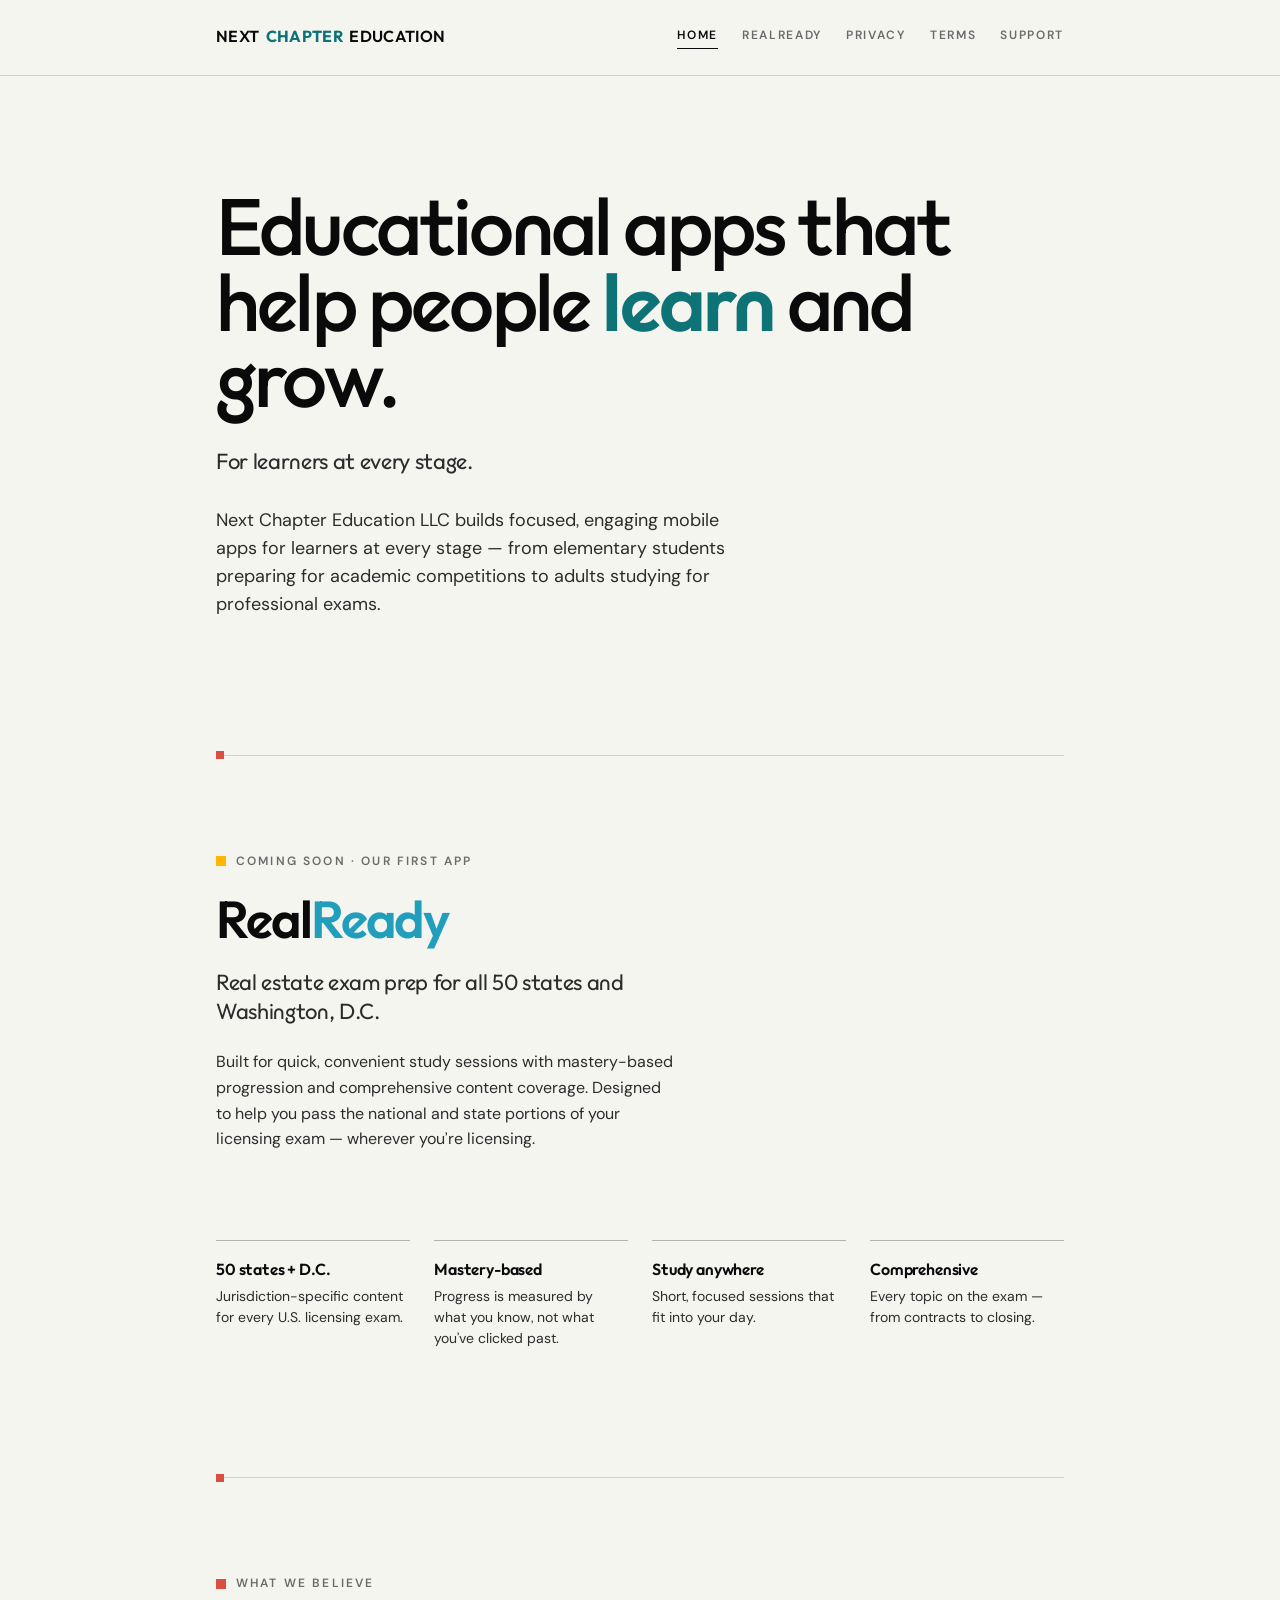
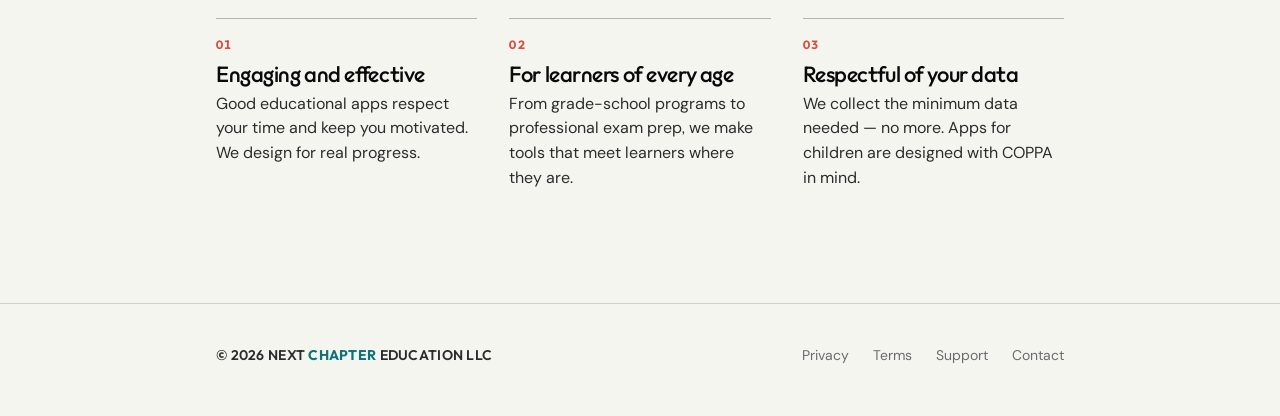
<file: index.html>
<!doctype html>
<html lang="en">
<head>
  <meta charset="utf-8">
  <meta name="viewport" content="width=device-width, initial-scale=1">
  <title>Next Chapter Education</title>
  <meta name="description" content="Next Chapter Education LLC builds focused, engaging educational apps for learners of every age — from grade-school academic competitions to adult professional exam prep.">
  <meta name="robots" content="noindex, nofollow">
  <meta name="theme-color" content="#0d7377">

  <meta property="og:title" content="Next Chapter Education">
  <meta property="og:description" content="Focused, engaging educational apps for learners of every age.">
  <meta property="og:type" content="website">
  <meta property="og:url" content="https://nextchapterapps.com/">

  <link rel="preconnect" href="https://fonts.googleapis.com">
  <link rel="preconnect" href="https://fonts.gstatic.com" crossorigin>
  <link href="https://fonts.googleapis.com/css2?family=Outfit:wght@300..800&family=DM+Sans:opsz,wght@9..40,400..700&display=swap" rel="stylesheet">

  <link rel="stylesheet" href="/style.css">
</head>
<body>
  <a class="skip-link" href="#main">Skip to content</a>

  <div class="page">
    <header class="masthead">
      <div class="container masthead__inner">
        <a href="/" class="wordmark" aria-label="Next Chapter Education, home">
          Next <em>Chapter</em> Education
        </a>
        <nav class="nav" aria-label="Primary">
          <a href="/" aria-current="page">Home</a>
          <a href="/realready/">RealReady</a>
          <a href="/privacy/">Privacy</a>
          <a href="/terms/">Terms</a>
          <a href="/support/">Support</a>
        </nav>
      </div>
    </header>

    <main class="main" id="main">
      <section class="hero container">
        <h1 class="hero__title rise rise-1">Educational apps that help people <em>learn</em> and grow.</h1>
        <p class="hero__subhead rise rise-2">For learners at every stage.</p>
        <p class="hero__body rise rise-3">
          Next Chapter Education LLC builds focused, engaging mobile apps for learners at every stage &mdash; from elementary students preparing for academic competitions to adults studying for professional exams.
        </p>
      </section>

      <div class="container" aria-hidden="true">
        <div class="rule rule--with-mark"></div>
      </div>

      <section class="apps container" aria-labelledby="apps-heading">
        <p class="eyebrow eyebrow--accent rise rise-1" id="apps-heading">Coming soon &middot; Our first app</p>

        <div class="app-card">
          <div class="app-card__primary">
            <h2 class="app-card__name rise rise-2">Real<span class="accent">Ready</span></h2>
            <p class="app-card__tag rise rise-3">Real estate exam prep for all 50&nbsp;states and Washington,&nbsp;D.C.</p>
            <p class="app-card__body rise rise-4">
              Built for quick, convenient study sessions with mastery-based progression and comprehensive content coverage. Designed to help you pass the national and state portions of your licensing exam &mdash; wherever you&rsquo;re licensing.
            </p>
          </div>

          <ul class="features rise rise-5" aria-label="RealReady features">
            <li class="feature">
              <span class="feature__label">50 states + D.C.</span>
              <span class="feature__desc">Jurisdiction-specific content for every U.S. licensing exam.</span>
            </li>
            <li class="feature">
              <span class="feature__label">Mastery-based</span>
              <span class="feature__desc">Progress is measured by what you know, not what you&rsquo;ve clicked past.</span>
            </li>
            <li class="feature">
              <span class="feature__label">Study anywhere</span>
              <span class="feature__desc">Short, focused sessions that fit into your day.</span>
            </li>
            <li class="feature">
              <span class="feature__label">Comprehensive</span>
              <span class="feature__desc">Every topic on the exam &mdash; from contracts to closing.</span>
            </li>
          </ul>
        </div>
      </section>

      <div class="container" aria-hidden="true">
        <div class="rule rule--with-mark"></div>
      </div>

      <section class="beliefs container" aria-labelledby="beliefs-heading">
        <p class="eyebrow" id="beliefs-heading">What we believe</p>

        <ol class="belief-list">
          <li class="belief">
            <span class="belief__number" aria-hidden="true">01</span>
            <h3 class="belief__title">Engaging and effective</h3>
            <p class="belief__body">Good educational apps respect your time and keep you motivated. We design for real progress.</p>
          </li>

          <li class="belief">
            <span class="belief__number" aria-hidden="true">02</span>
            <h3 class="belief__title">For learners of every age</h3>
            <p class="belief__body">From grade-school programs to professional exam prep, we make tools that meet learners where they are.</p>
          </li>

          <li class="belief">
            <span class="belief__number" aria-hidden="true">03</span>
            <h3 class="belief__title">Respectful of your data</h3>
            <p class="belief__body">We collect the minimum data needed &mdash; no more. Apps for children are designed with COPPA in mind.</p>
          </li>
        </ol>
      </section>
    </main>

    <footer class="site-footer">
      <div class="container site-footer__inner">
        <div class="site-footer__mark">
          &copy; 2026 Next <em>Chapter</em> Education LLC
        </div>
        <nav class="site-footer__nav" aria-label="Secondary">
          <a href="/privacy/">Privacy</a>
          <a href="/terms/">Terms</a>
          <a href="/support/">Support</a>
          <a href="mailto:contact@nextchapterapps.com">Contact</a>
        </nav>
      </div>
    </footer>
  </div>
</body>
</html>
</file>
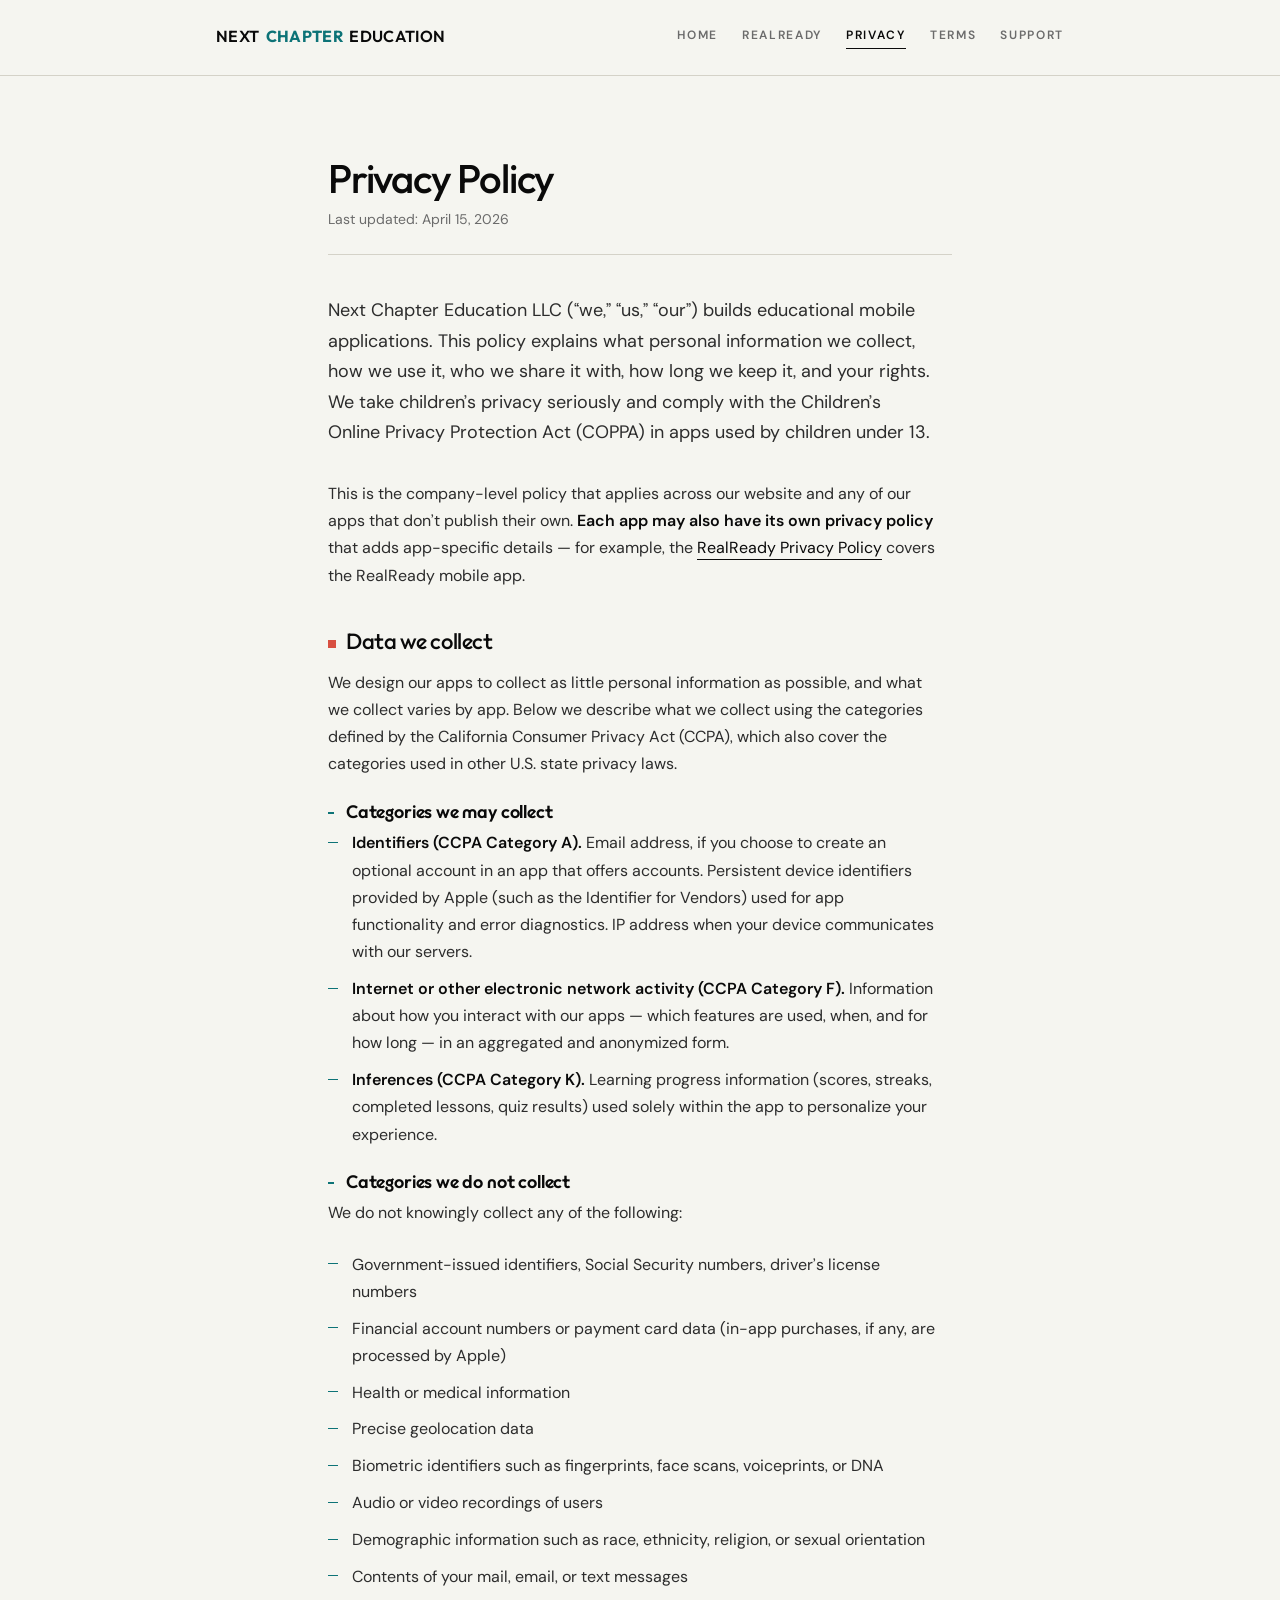
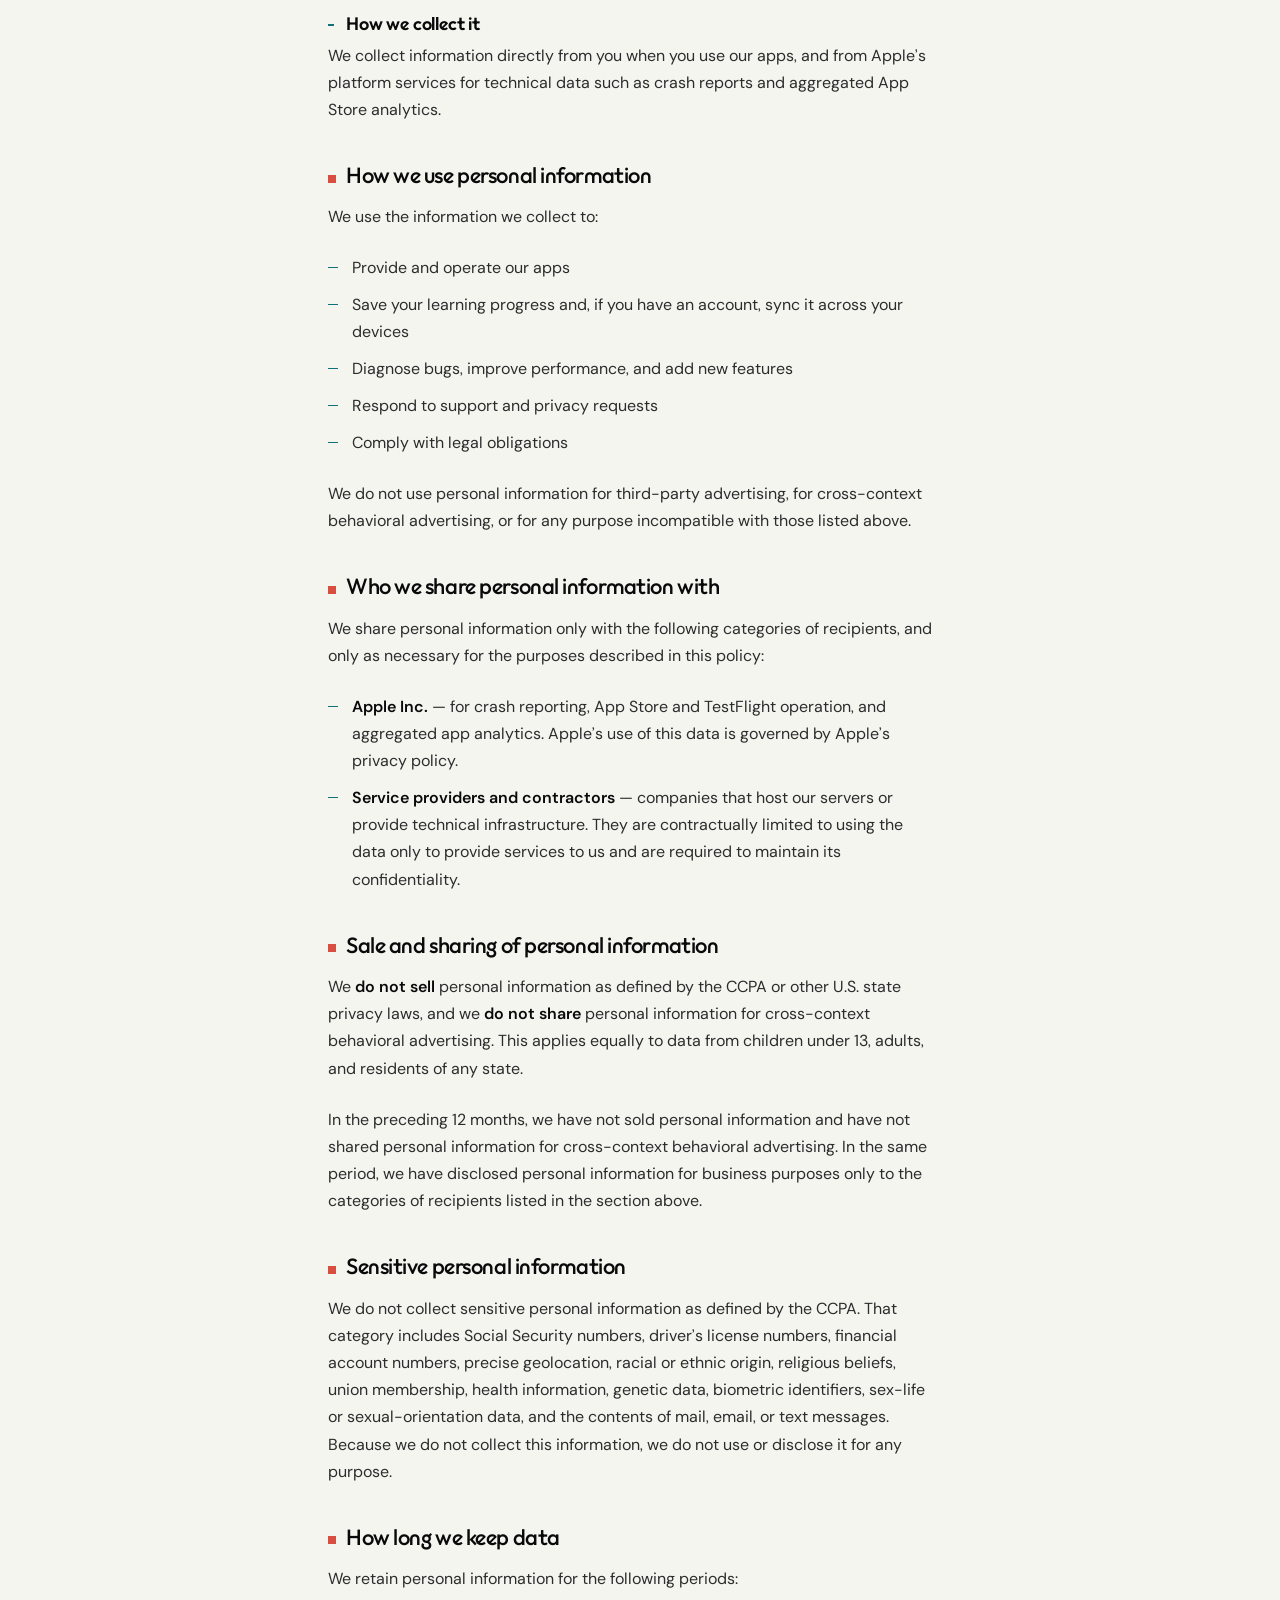
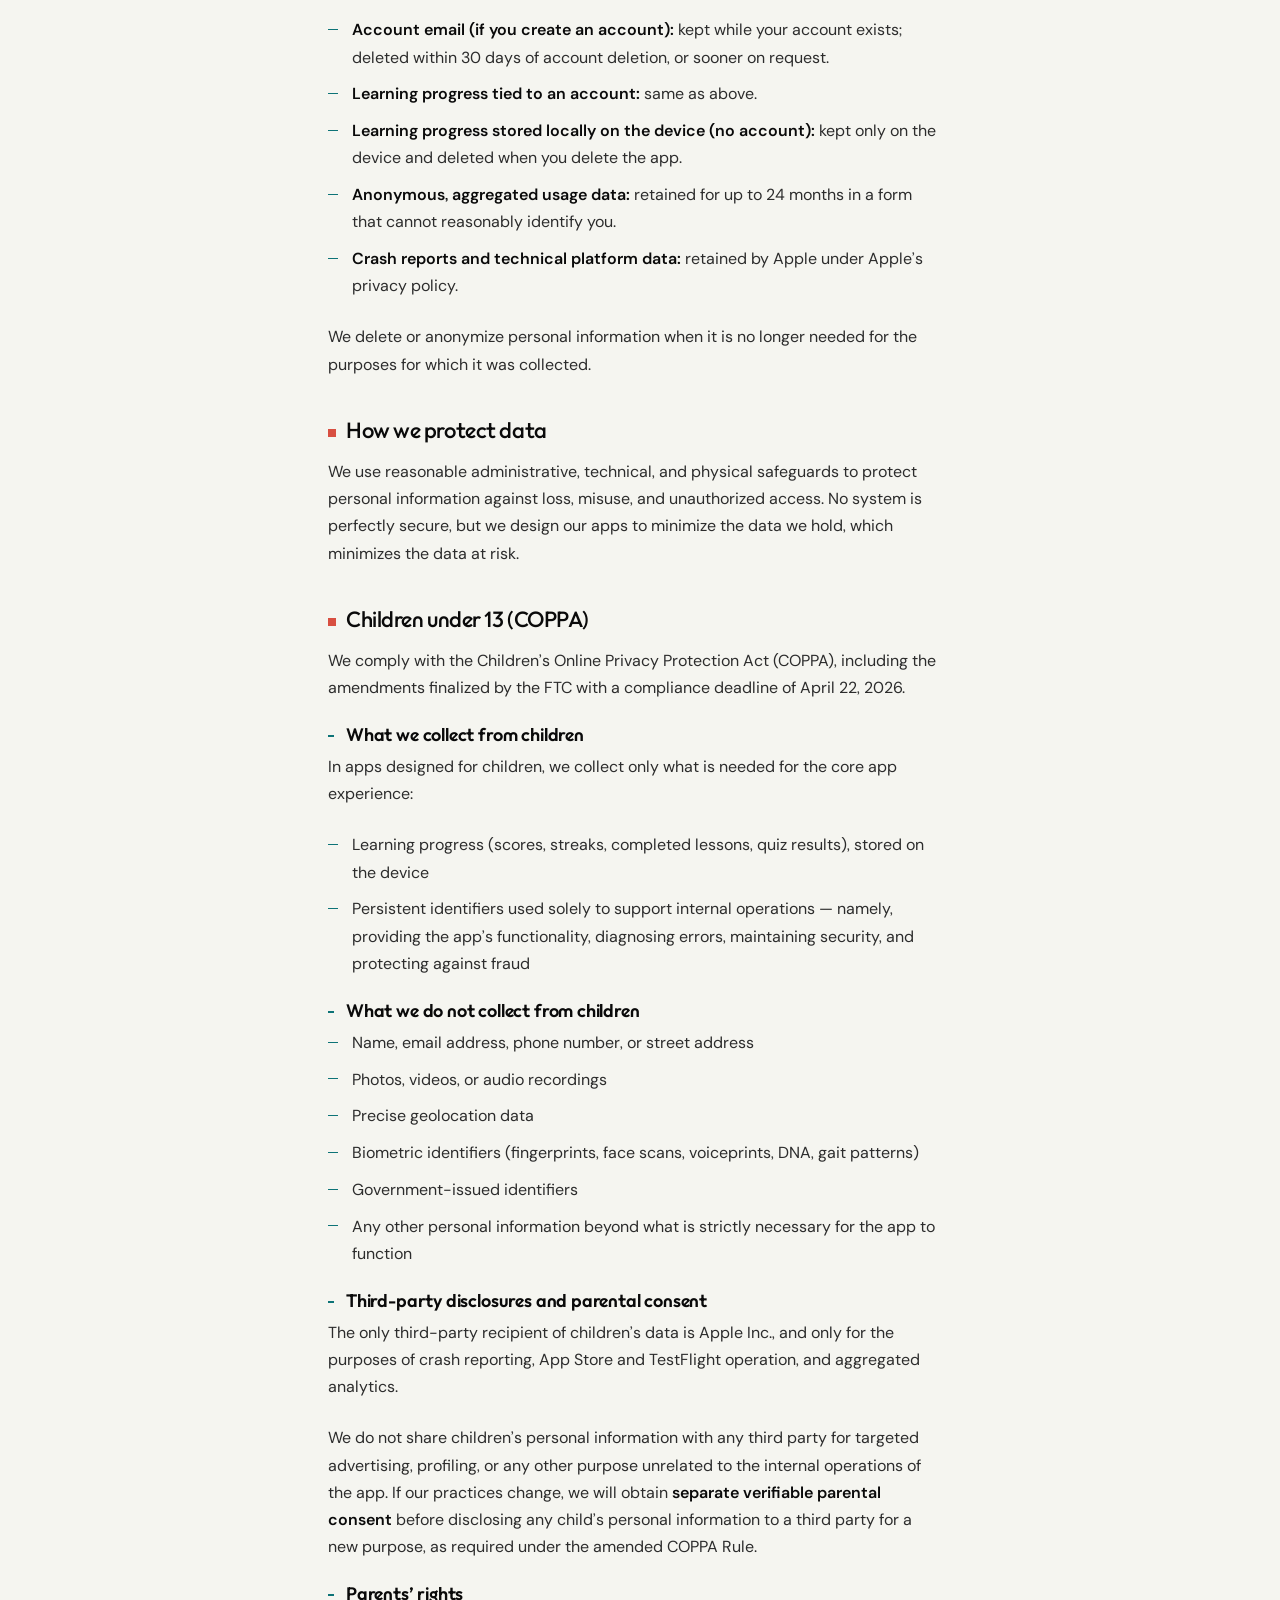
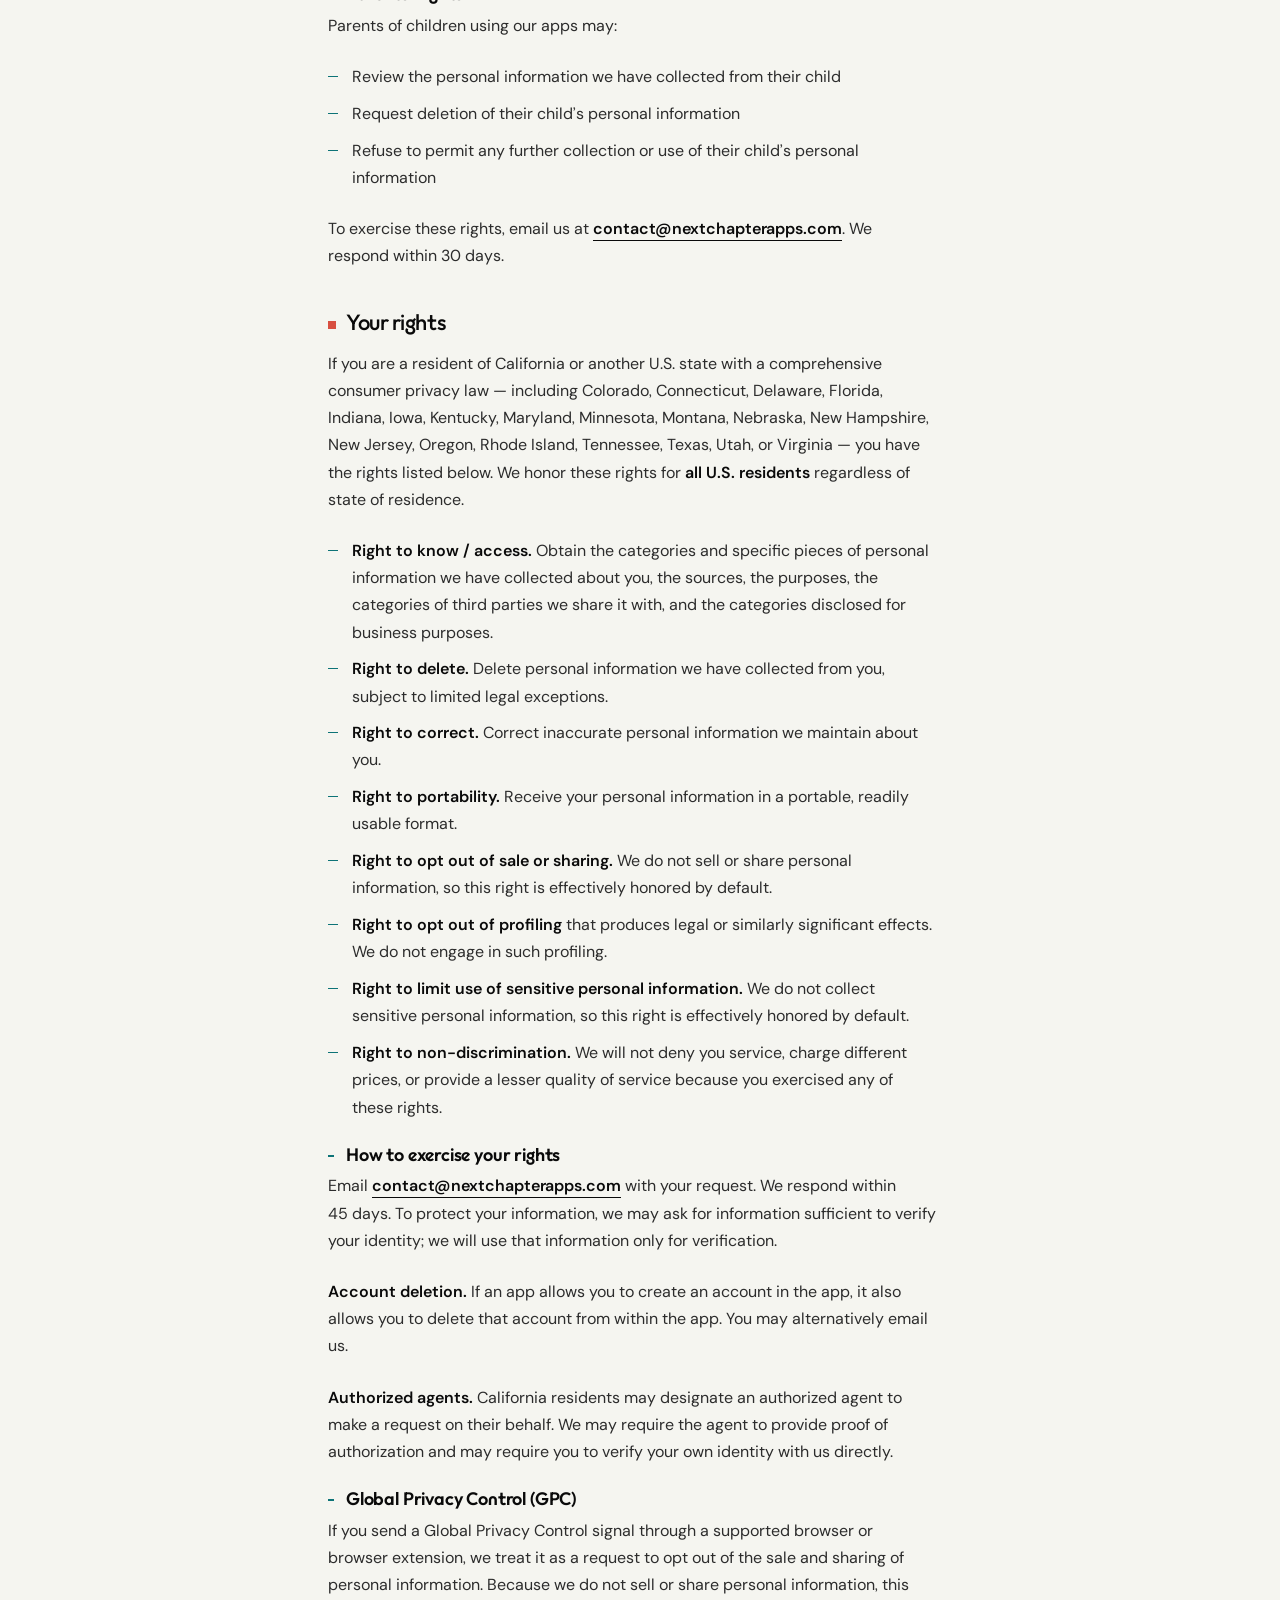
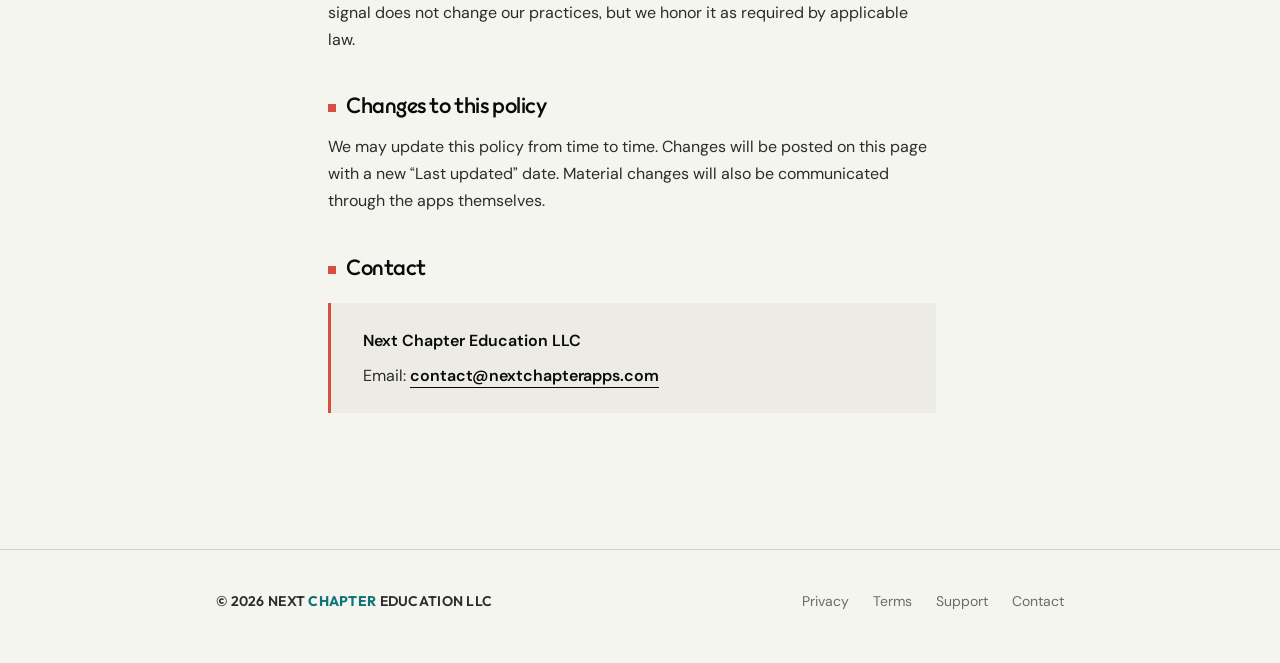
<file: privacy/index.html>
<!doctype html>
<html lang="en">
<head>
  <meta charset="utf-8">
  <meta name="viewport" content="width=device-width, initial-scale=1">
  <title>Privacy Policy &middot; Next Chapter Education</title>
  <meta name="description" content="Privacy policy for Next Chapter Education LLC, including COPPA compliance for apps used by children under 13.">
  <meta name="robots" content="noindex, nofollow">
  <meta name="theme-color" content="#0d7377">

  <meta property="og:title" content="Privacy Policy &middot; Next Chapter Education">
  <meta property="og:description" content="What we collect, how we use it, and your rights.">
  <meta property="og:type" content="website">
  <meta property="og:url" content="https://nextchapterapps.com/privacy/">

  <link rel="preconnect" href="https://fonts.googleapis.com">
  <link rel="preconnect" href="https://fonts.gstatic.com" crossorigin>
  <link href="https://fonts.googleapis.com/css2?family=Outfit:wght@300..800&family=DM+Sans:opsz,wght@9..40,400..700&display=swap" rel="stylesheet">

  <link rel="stylesheet" href="/style.css">
</head>
<body>
  <a class="skip-link" href="#main">Skip to content</a>

  <div class="page">
    <header class="masthead">
      <div class="container masthead__inner">
        <a href="/" class="wordmark" aria-label="Next Chapter Education, home">
          Next <em>Chapter</em> Education
        </a>
        <nav class="nav" aria-label="Primary">
          <a href="/">Home</a>
          <a href="/realready/">RealReady</a>
          <a href="/privacy/" aria-current="page">Privacy</a>
          <a href="/terms/">Terms</a>
          <a href="/support/">Support</a>
        </nav>
      </div>
    </header>

    <main class="main" id="main">
      <article class="doc container">
        <header class="doc__header rise rise-1">
          <h1 class="doc__title">Privacy Policy</h1>
          <p class="doc__meta">Last updated: April&nbsp;15,&nbsp;2026</p>
        </header>

        <div class="doc__body rise rise-2">
          <p class="doc__intro">
            Next Chapter Education LLC (&ldquo;we,&rdquo; &ldquo;us,&rdquo; &ldquo;our&rdquo;) builds educational mobile applications. This policy explains what personal information we collect, how we use it, who we share it with, how long we keep it, and your rights. We take children&rsquo;s privacy seriously and comply with the Children&rsquo;s Online Privacy Protection Act (COPPA) in apps used by children under&nbsp;13.
          </p>
          <p>This is the company-level policy that applies across our website and any of our apps that don&rsquo;t publish their own. <strong>Each app may also have its own privacy policy</strong> that adds app-specific details &mdash; for example, the <a href="/realready/privacy/">RealReady Privacy Policy</a> covers the RealReady mobile app.</p>

          <h2>Data we collect</h2>
          <p>We design our apps to collect as little personal information as possible, and what we collect varies by app. Below we describe what we collect using the categories defined by the California Consumer Privacy Act (CCPA), which also cover the categories used in other U.S. state privacy laws.</p>

          <h3>Categories we may collect</h3>
          <ul>
            <li><strong>Identifiers (CCPA Category A).</strong> Email address, if you choose to create an optional account in an app that offers accounts. Persistent device identifiers provided by Apple (such as the Identifier for Vendors) used for app functionality and error diagnostics. IP address when your device communicates with our servers.</li>
            <li><strong>Internet or other electronic network activity (CCPA Category F).</strong> Information about how you interact with our apps &mdash; which features are used, when, and for how long &mdash; in an aggregated and anonymized form.</li>
            <li><strong>Inferences (CCPA Category K).</strong> Learning progress information (scores, streaks, completed lessons, quiz results) used solely within the app to personalize your experience.</li>
          </ul>

          <h3>Categories we do not collect</h3>
          <p>We do not knowingly collect any of the following:</p>
          <ul>
            <li>Government-issued identifiers, Social Security numbers, driver&rsquo;s license numbers</li>
            <li>Financial account numbers or payment card data (in-app purchases, if any, are processed by Apple)</li>
            <li>Health or medical information</li>
            <li>Precise geolocation data</li>
            <li>Biometric identifiers such as fingerprints, face scans, voiceprints, or DNA</li>
            <li>Audio or video recordings of users</li>
            <li>Demographic information such as race, ethnicity, religion, or sexual orientation</li>
            <li>Contents of your mail, email, or text messages</li>
          </ul>

          <h3>How we collect it</h3>
          <p>We collect information directly from you when you use our apps, and from Apple&rsquo;s platform services for technical data such as crash reports and aggregated App Store analytics.</p>

          <h2>How we use personal information</h2>
          <p>We use the information we collect to:</p>
          <ul>
            <li>Provide and operate our apps</li>
            <li>Save your learning progress and, if you have an account, sync it across your devices</li>
            <li>Diagnose bugs, improve performance, and add new features</li>
            <li>Respond to support and privacy requests</li>
            <li>Comply with legal obligations</li>
          </ul>
          <p>We do not use personal information for third-party advertising, for cross-context behavioral advertising, or for any purpose incompatible with those listed above.</p>

          <h2>Who we share personal information with</h2>
          <p>We share personal information only with the following categories of recipients, and only as necessary for the purposes described in this policy:</p>
          <ul>
            <li><strong>Apple Inc.</strong> &mdash; for crash reporting, App Store and TestFlight operation, and aggregated app analytics. Apple&rsquo;s use of this data is governed by Apple&rsquo;s privacy policy.</li>
            <li><strong>Service providers and contractors</strong> &mdash; companies that host our servers or provide technical infrastructure. They are contractually limited to using the data only to provide services to us and are required to maintain its confidentiality.</li>
          </ul>

          <h2>Sale and sharing of personal information</h2>
          <p>We <strong>do not sell</strong> personal information as defined by the CCPA or other U.S. state privacy laws, and we <strong>do not share</strong> personal information for cross-context behavioral advertising. This applies equally to data from children under&nbsp;13, adults, and residents of any state.</p>
          <p>In the preceding 12 months, we have not sold personal information and have not shared personal information for cross-context behavioral advertising. In the same period, we have disclosed personal information for business purposes only to the categories of recipients listed in the section above.</p>

          <h2>Sensitive personal information</h2>
          <p>We do not collect sensitive personal information as defined by the CCPA. That category includes Social Security numbers, driver&rsquo;s license numbers, financial account numbers, precise geolocation, racial or ethnic origin, religious beliefs, union membership, health information, genetic data, biometric identifiers, sex-life or sexual-orientation data, and the contents of mail, email, or text messages. Because we do not collect this information, we do not use or disclose it for any purpose.</p>

          <h2>How long we keep data</h2>
          <p>We retain personal information for the following periods:</p>
          <ul>
            <li><strong>Account email (if you create an account):</strong> kept while your account exists; deleted within 30&nbsp;days of account deletion, or sooner on request.</li>
            <li><strong>Learning progress tied to an account:</strong> same as above.</li>
            <li><strong>Learning progress stored locally on the device (no account):</strong> kept only on the device and deleted when you delete the app.</li>
            <li><strong>Anonymous, aggregated usage data:</strong> retained for up to 24&nbsp;months in a form that cannot reasonably identify you.</li>
            <li><strong>Crash reports and technical platform data:</strong> retained by Apple under Apple&rsquo;s privacy policy.</li>
          </ul>
          <p>We delete or anonymize personal information when it is no longer needed for the purposes for which it was collected.</p>

          <h2>How we protect data</h2>
          <p>We use reasonable administrative, technical, and physical safeguards to protect personal information against loss, misuse, and unauthorized access. No system is perfectly secure, but we design our apps to minimize the data we hold, which minimizes the data at risk.</p>

          <h2>Children under 13 (COPPA)</h2>
          <p>We comply with the Children&rsquo;s Online Privacy Protection Act (COPPA), including the amendments finalized by the FTC with a compliance deadline of April&nbsp;22,&nbsp;2026.</p>

          <h3>What we collect from children</h3>
          <p>In apps designed for children, we collect only what is needed for the core app experience:</p>
          <ul>
            <li>Learning progress (scores, streaks, completed lessons, quiz results), stored on the device</li>
            <li>Persistent identifiers used solely to support internal operations &mdash; namely, providing the app&rsquo;s functionality, diagnosing errors, maintaining security, and protecting against fraud</li>
          </ul>

          <h3>What we do not collect from children</h3>
          <ul>
            <li>Name, email address, phone number, or street address</li>
            <li>Photos, videos, or audio recordings</li>
            <li>Precise geolocation data</li>
            <li>Biometric identifiers (fingerprints, face scans, voiceprints, DNA, gait patterns)</li>
            <li>Government-issued identifiers</li>
            <li>Any other personal information beyond what is strictly necessary for the app to function</li>
          </ul>

          <h3>Third-party disclosures and parental consent</h3>
          <p>The only third-party recipient of children&rsquo;s data is Apple Inc., and only for the purposes of crash reporting, App Store and TestFlight operation, and aggregated analytics.</p>
          <p>We do not share children&rsquo;s personal information with any third party for targeted advertising, profiling, or any other purpose unrelated to the internal operations of the app. If our practices change, we will obtain <strong>separate verifiable parental consent</strong> before disclosing any child&rsquo;s personal information to a third party for a new purpose, as required under the amended COPPA Rule.</p>

          <h3>Parents&rsquo; rights</h3>
          <p>Parents of children using our apps may:</p>
          <ul>
            <li>Review the personal information we have collected from their child</li>
            <li>Request deletion of their child&rsquo;s personal information</li>
            <li>Refuse to permit any further collection or use of their child&rsquo;s personal information</li>
          </ul>
          <p>To exercise these rights, email us at <a href="mailto:contact@nextchapterapps.com" class="email">contact@nextchapterapps.com</a>. We respond within 30&nbsp;days.</p>

          <h2>Your rights</h2>
          <p>If you are a resident of California or another U.S. state with a comprehensive consumer privacy law &mdash; including Colorado, Connecticut, Delaware, Florida, Indiana, Iowa, Kentucky, Maryland, Minnesota, Montana, Nebraska, New Hampshire, New Jersey, Oregon, Rhode Island, Tennessee, Texas, Utah, or Virginia &mdash; you have the rights listed below. We honor these rights for <strong>all U.S. residents</strong> regardless of state of residence.</p>
          <ul>
            <li><strong>Right to know / access.</strong> Obtain the categories and specific pieces of personal information we have collected about you, the sources, the purposes, the categories of third parties we share it with, and the categories disclosed for business purposes.</li>
            <li><strong>Right to delete.</strong> Delete personal information we have collected from you, subject to limited legal exceptions.</li>
            <li><strong>Right to correct.</strong> Correct inaccurate personal information we maintain about you.</li>
            <li><strong>Right to portability.</strong> Receive your personal information in a portable, readily usable format.</li>
            <li><strong>Right to opt out of sale or sharing.</strong> We do not sell or share personal information, so this right is effectively honored by default.</li>
            <li><strong>Right to opt out of profiling</strong> that produces legal or similarly significant effects. We do not engage in such profiling.</li>
            <li><strong>Right to limit use of sensitive personal information.</strong> We do not collect sensitive personal information, so this right is effectively honored by default.</li>
            <li><strong>Right to non-discrimination.</strong> We will not deny you service, charge different prices, or provide a lesser quality of service because you exercised any of these rights.</li>
          </ul>

          <h3>How to exercise your rights</h3>
          <p>Email <a href="mailto:contact@nextchapterapps.com" class="email">contact@nextchapterapps.com</a> with your request. We respond within 45&nbsp;days. To protect your information, we may ask for information sufficient to verify your identity; we will use that information only for verification.</p>
          <p><strong>Account deletion.</strong> If an app allows you to create an account in the app, it also allows you to delete that account from within the app. You may alternatively email us.</p>
          <p><strong>Authorized agents.</strong> California residents may designate an authorized agent to make a request on their behalf. We may require the agent to provide proof of authorization and may require you to verify your own identity with us directly.</p>

          <h3>Global Privacy Control (GPC)</h3>
          <p>If you send a Global Privacy Control signal through a supported browser or browser extension, we treat it as a request to opt out of the sale and sharing of personal information. Because we do not sell or share personal information, this signal does not change our practices, but we honor it as required by applicable law.</p>

          <h2>Changes to this policy</h2>
          <p>We may update this policy from time to time. Changes will be posted on this page with a new &ldquo;Last updated&rdquo; date. Material changes will also be communicated through the apps themselves.</p>

          <h2>Contact</h2>
          <div class="callout">
            <p><strong>Next Chapter Education LLC</strong></p>
            <p>Email: <a href="mailto:contact@nextchapterapps.com" class="email">contact@nextchapterapps.com</a></p>
          </div>
        </div>
      </article>
    </main>

    <footer class="site-footer">
      <div class="container site-footer__inner">
        <div class="site-footer__mark">
          &copy; 2026 Next <em>Chapter</em> Education LLC
        </div>
        <nav class="site-footer__nav" aria-label="Secondary">
          <a href="/privacy/">Privacy</a>
          <a href="/terms/">Terms</a>
          <a href="/support/">Support</a>
          <a href="mailto:contact@nextchapterapps.com">Contact</a>
        </nav>
      </div>
    </footer>
  </div>
</body>
</html>
</file>
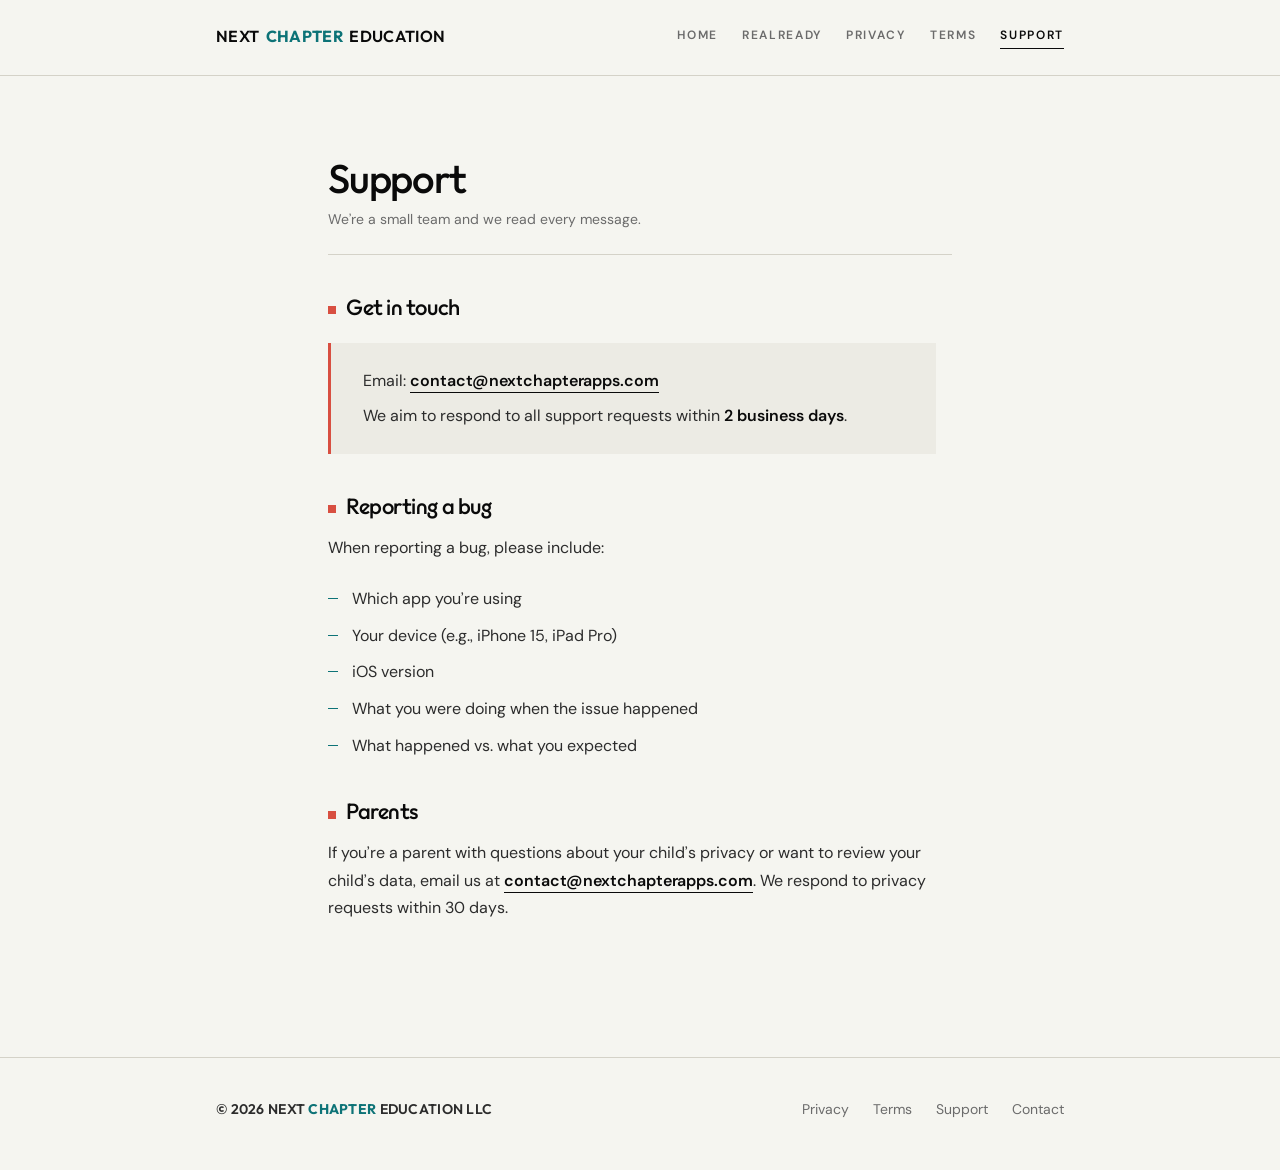
<file: support/index.html>
<!doctype html>
<html lang="en">
<head>
  <meta charset="utf-8">
  <meta name="viewport" content="width=device-width, initial-scale=1">
  <title>Support &middot; Next Chapter Education</title>
  <meta name="description" content="Contact and support information for Next Chapter Education apps. Email us at contact@nextchapterapps.com.">
  <meta name="robots" content="noindex, nofollow">
  <meta name="theme-color" content="#0d7377">

  <meta property="og:title" content="Support &middot; Next Chapter Education">
  <meta property="og:description" content="Get in touch. We read every message.">
  <meta property="og:type" content="website">
  <meta property="og:url" content="https://nextchapterapps.com/support/">

  <link rel="preconnect" href="https://fonts.googleapis.com">
  <link rel="preconnect" href="https://fonts.gstatic.com" crossorigin>
  <link href="https://fonts.googleapis.com/css2?family=Outfit:wght@300..800&family=DM+Sans:opsz,wght@9..40,400..700&display=swap" rel="stylesheet">

  <link rel="stylesheet" href="/style.css">
</head>
<body>
  <a class="skip-link" href="#main">Skip to content</a>

  <div class="page">
    <header class="masthead">
      <div class="container masthead__inner">
        <a href="/" class="wordmark" aria-label="Next Chapter Education, home">
          Next <em>Chapter</em> Education
        </a>
        <nav class="nav" aria-label="Primary">
          <a href="/">Home</a>
          <a href="/realready/">RealReady</a>
          <a href="/privacy/">Privacy</a>
          <a href="/terms/">Terms</a>
          <a href="/support/" aria-current="page">Support</a>
        </nav>
      </div>
    </header>

    <main class="main" id="main">
      <article class="doc container">
        <header class="doc__header rise rise-1">
          <h1 class="doc__title">Support</h1>
          <p class="doc__meta">We&rsquo;re a small team and we read every message.</p>
        </header>

        <div class="doc__body rise rise-2">
          <h2>Get in touch</h2>
          <div class="callout">
            <p>Email: <a href="mailto:contact@nextchapterapps.com" class="email">contact@nextchapterapps.com</a></p>
            <p>We aim to respond to all support requests within <strong>2&nbsp;business days</strong>.</p>
          </div>

          <h2>Reporting a bug</h2>
          <p>When reporting a bug, please include:</p>
          <ul>
            <li>Which app you&rsquo;re using</li>
            <li>Your device (e.g., iPhone&nbsp;15, iPad&nbsp;Pro)</li>
            <li>iOS version</li>
            <li>What you were doing when the issue happened</li>
            <li>What happened vs. what you expected</li>
          </ul>

          <h2>Parents</h2>
          <p>
            If you&rsquo;re a parent with questions about your child&rsquo;s privacy or want to review your child&rsquo;s data, email us at <a href="mailto:contact@nextchapterapps.com" class="email">contact@nextchapterapps.com</a>. We respond to privacy requests within 30&nbsp;days.
          </p>
        </div>
      </article>
    </main>

    <footer class="site-footer">
      <div class="container site-footer__inner">
        <div class="site-footer__mark">
          &copy; 2026 Next <em>Chapter</em> Education LLC
        </div>
        <nav class="site-footer__nav" aria-label="Secondary">
          <a href="/privacy/">Privacy</a>
          <a href="/terms/">Terms</a>
          <a href="/support/">Support</a>
          <a href="mailto:contact@nextchapterapps.com">Contact</a>
        </nav>
      </div>
    </footer>
  </div>
</body>
</html>
</file>
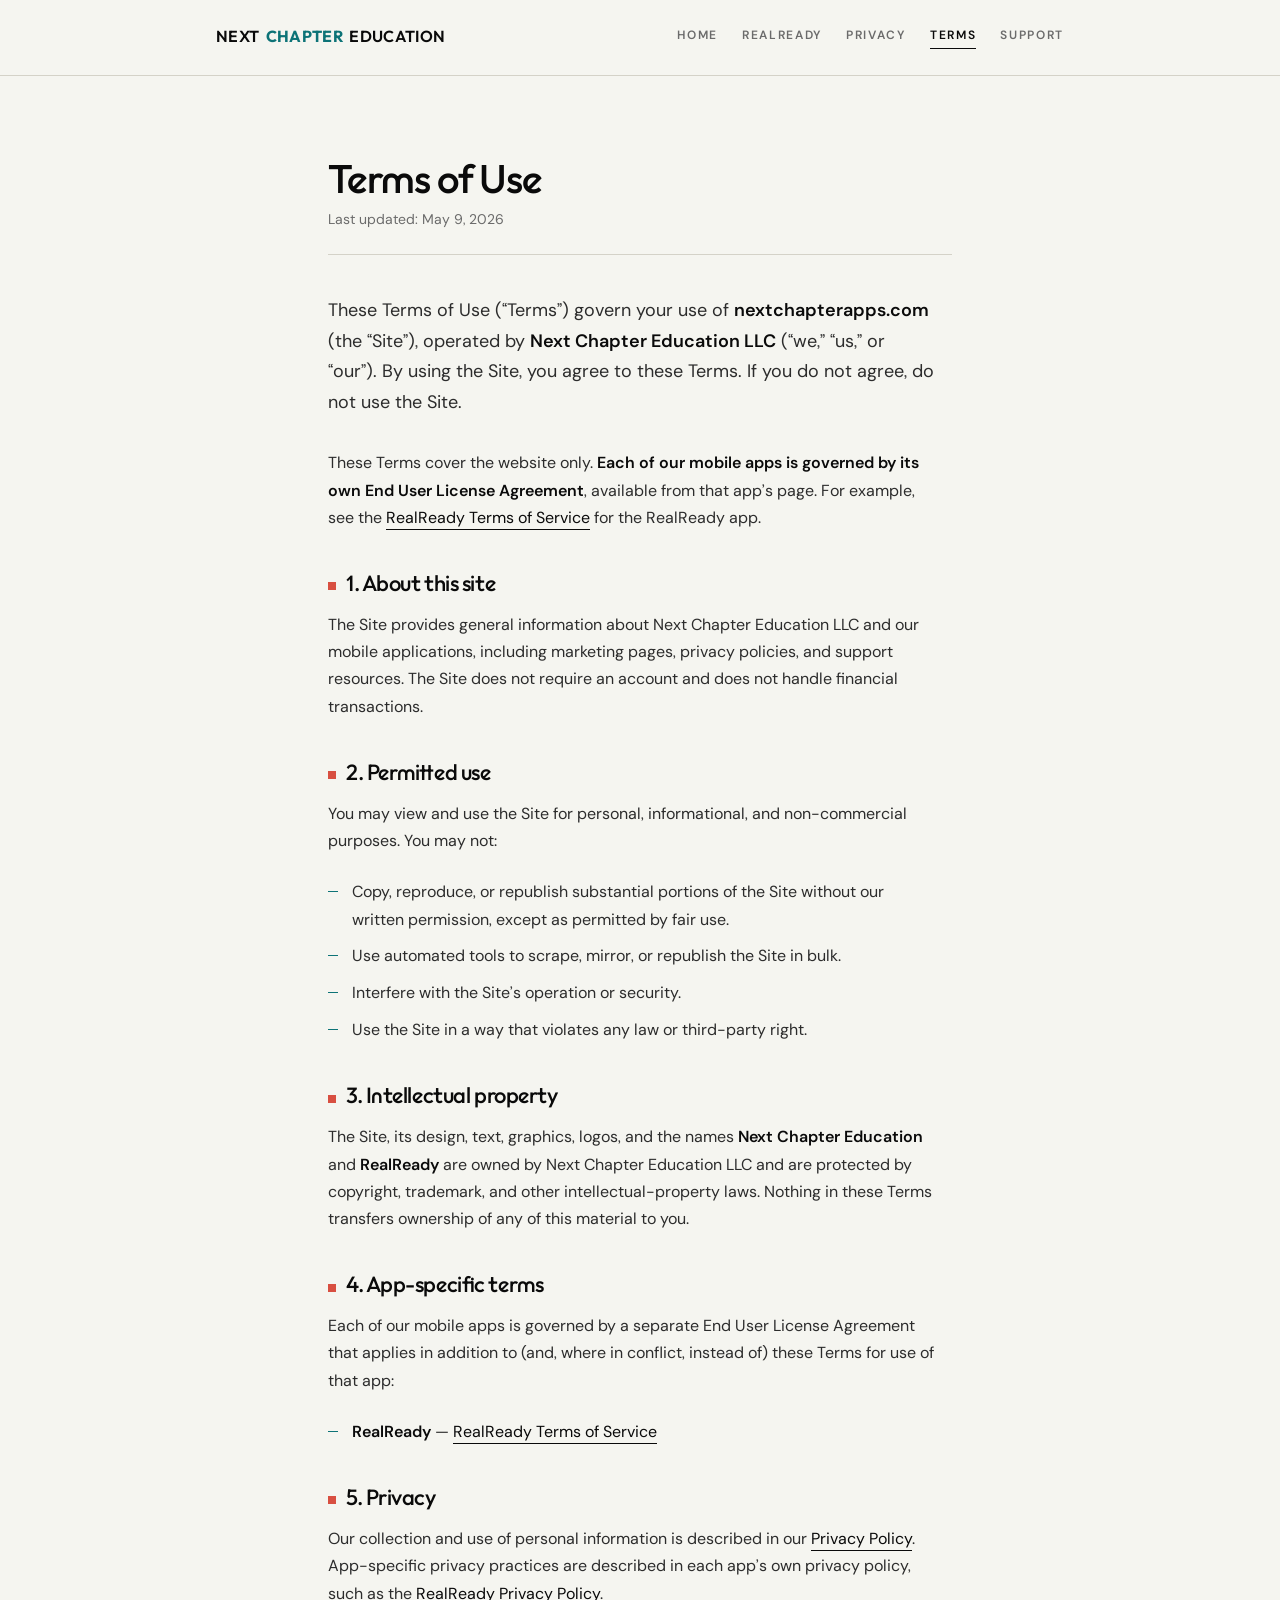
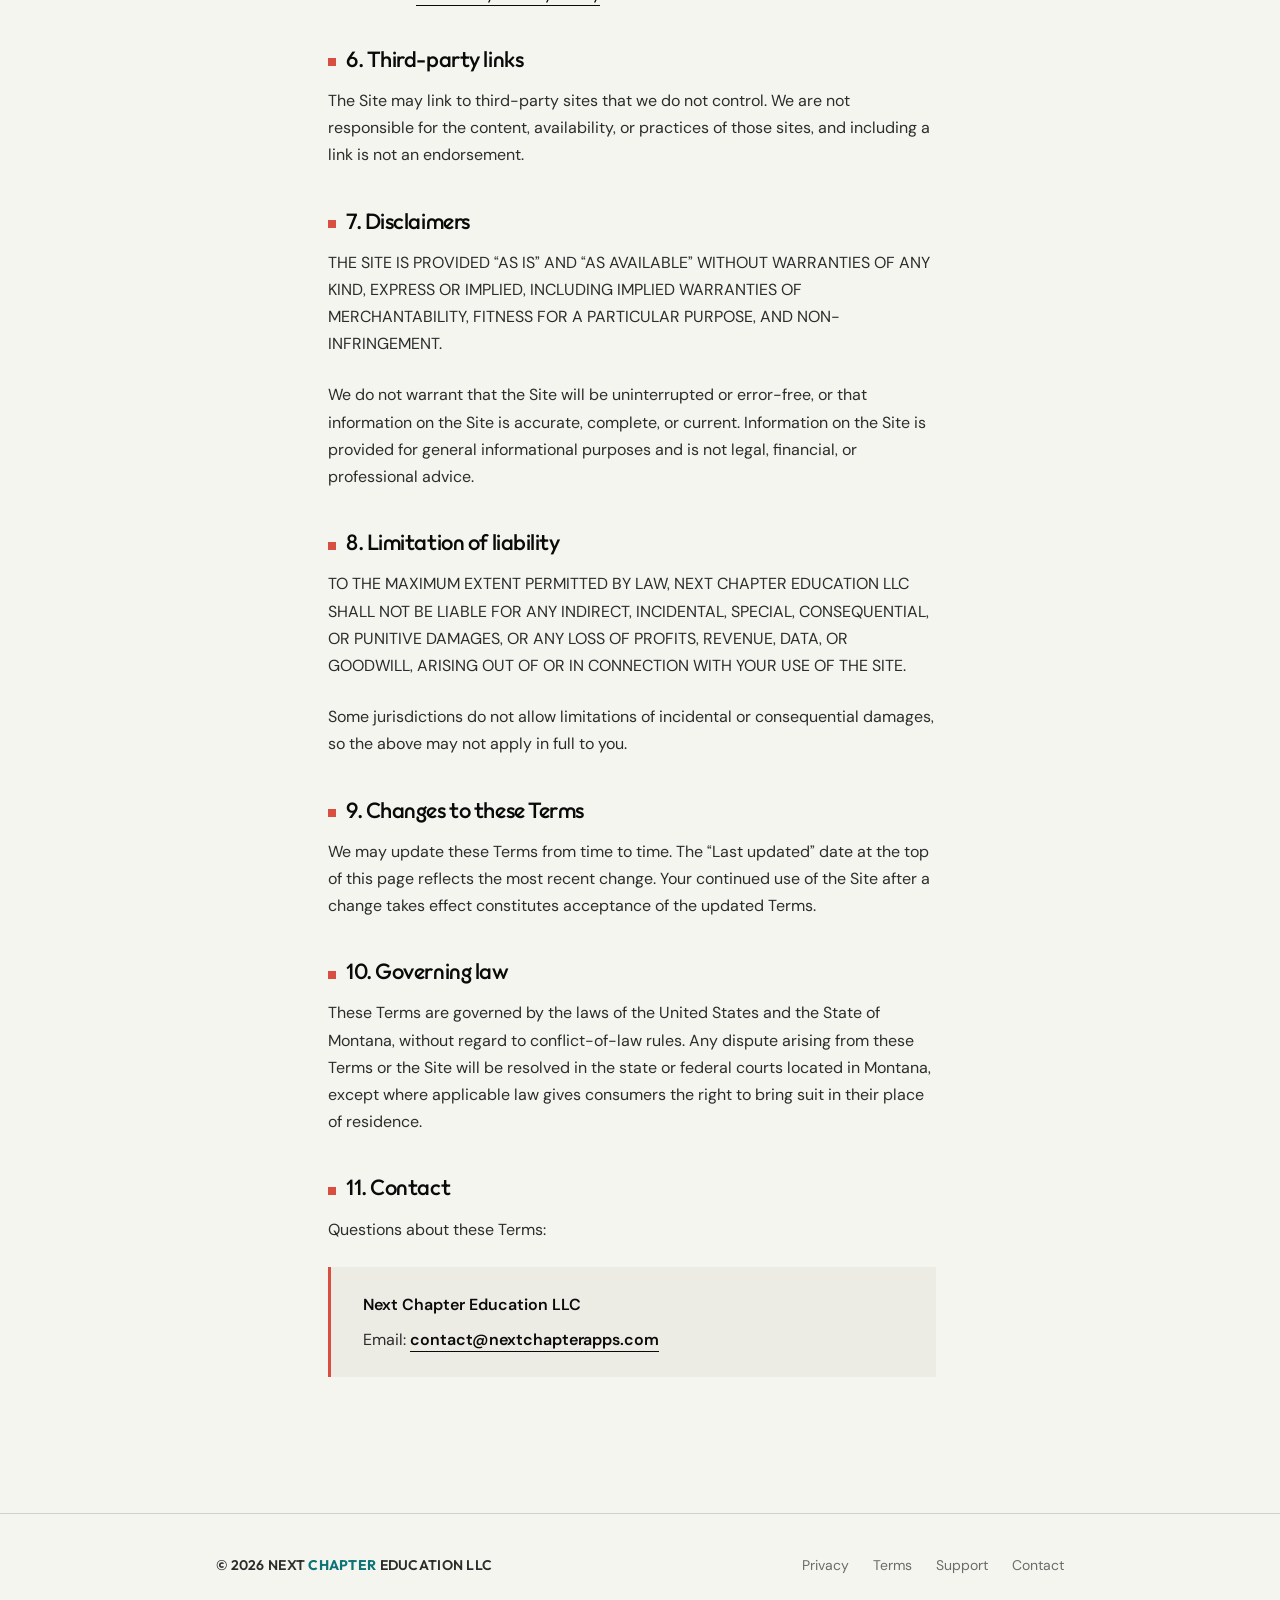
<file: terms/index.html>
<!doctype html>
<html lang="en">
<head>
  <meta charset="utf-8">
  <meta name="viewport" content="width=device-width, initial-scale=1">
  <title>Terms of Use &middot; Next Chapter Education</title>
  <meta name="description" content="Terms of Use for the Next Chapter Education website. App-specific terms are linked from each app's page.">
  <meta name="robots" content="noindex, nofollow">
  <meta name="theme-color" content="#0d7377">

  <meta property="og:title" content="Terms of Use &middot; Next Chapter Education">
  <meta property="og:description" content="The terms that govern your use of the Next Chapter Education website.">
  <meta property="og:type" content="website">
  <meta property="og:url" content="https://nextchapterapps.com/terms/">

  <link rel="preconnect" href="https://fonts.googleapis.com">
  <link rel="preconnect" href="https://fonts.gstatic.com" crossorigin>
  <link href="https://fonts.googleapis.com/css2?family=Outfit:wght@300..800&family=DM+Sans:opsz,wght@9..40,400..700&display=swap" rel="stylesheet">

  <link rel="stylesheet" href="/style.css">
</head>
<body>
  <a class="skip-link" href="#main">Skip to content</a>

  <div class="page">
    <header class="masthead">
      <div class="container masthead__inner">
        <a href="/" class="wordmark" aria-label="Next Chapter Education, home">
          Next <em>Chapter</em> Education
        </a>
        <nav class="nav" aria-label="Primary">
          <a href="/">Home</a>
          <a href="/realready/">RealReady</a>
          <a href="/privacy/">Privacy</a>
          <a href="/terms/" aria-current="page">Terms</a>
          <a href="/support/">Support</a>
        </nav>
      </div>
    </header>

    <main class="main" id="main">
      <article class="doc container">
        <header class="doc__header rise rise-1">
          <h1 class="doc__title">Terms of Use</h1>
          <p class="doc__meta">Last updated: May&nbsp;9,&nbsp;2026</p>
        </header>

        <div class="doc__body rise rise-2">
          <p class="doc__intro">
            These Terms of Use (&ldquo;Terms&rdquo;) govern your use of <strong>nextchapterapps.com</strong> (the &ldquo;Site&rdquo;), operated by <strong>Next Chapter Education LLC</strong> (&ldquo;we,&rdquo; &ldquo;us,&rdquo; or &ldquo;our&rdquo;). By using the Site, you agree to these Terms. If you do not agree, do not use the Site.
          </p>
          <p>These Terms cover the website only. <strong>Each of our mobile apps is governed by its own End User License Agreement</strong>, available from that app&rsquo;s page. For example, see the <a href="/realready/terms/">RealReady Terms of Service</a> for the RealReady app.</p>

          <h2>1. About this site</h2>
          <p>The Site provides general information about Next Chapter Education LLC and our mobile applications, including marketing pages, privacy policies, and support resources. The Site does not require an account and does not handle financial transactions.</p>

          <h2>2. Permitted use</h2>
          <p>You may view and use the Site for personal, informational, and non-commercial purposes. You may not:</p>
          <ul>
            <li>Copy, reproduce, or republish substantial portions of the Site without our written permission, except as permitted by fair use.</li>
            <li>Use automated tools to scrape, mirror, or republish the Site in bulk.</li>
            <li>Interfere with the Site&rsquo;s operation or security.</li>
            <li>Use the Site in a way that violates any law or third-party right.</li>
          </ul>

          <h2>3. Intellectual property</h2>
          <p>The Site, its design, text, graphics, logos, and the names <strong>Next Chapter Education</strong> and <strong>RealReady</strong> are owned by Next Chapter Education LLC and are protected by copyright, trademark, and other intellectual-property laws. Nothing in these Terms transfers ownership of any of this material to you.</p>

          <h2>4. App-specific terms</h2>
          <p>Each of our mobile apps is governed by a separate End User License Agreement that applies in addition to (and, where in conflict, instead of) these Terms for use of that app:</p>
          <ul>
            <li><strong>RealReady</strong> &mdash; <a href="/realready/terms/">RealReady Terms of Service</a></li>
          </ul>

          <h2>5. Privacy</h2>
          <p>Our collection and use of personal information is described in our <a href="/privacy/">Privacy Policy</a>. App-specific privacy practices are described in each app&rsquo;s own privacy policy, such as the <a href="/realready/privacy/">RealReady Privacy Policy</a>.</p>

          <h2>6. Third-party links</h2>
          <p>The Site may link to third-party sites that we do not control. We are not responsible for the content, availability, or practices of those sites, and including a link is not an endorsement.</p>

          <h2>7. Disclaimers</h2>
          <p>THE SITE IS PROVIDED &ldquo;AS IS&rdquo; AND &ldquo;AS AVAILABLE&rdquo; WITHOUT WARRANTIES OF ANY KIND, EXPRESS OR IMPLIED, INCLUDING IMPLIED WARRANTIES OF MERCHANTABILITY, FITNESS FOR A PARTICULAR PURPOSE, AND NON-INFRINGEMENT.</p>
          <p>We do not warrant that the Site will be uninterrupted or error-free, or that information on the Site is accurate, complete, or current. Information on the Site is provided for general informational purposes and is not legal, financial, or professional advice.</p>

          <h2>8. Limitation of liability</h2>
          <p>TO THE MAXIMUM EXTENT PERMITTED BY LAW, NEXT CHAPTER EDUCATION LLC SHALL NOT BE LIABLE FOR ANY INDIRECT, INCIDENTAL, SPECIAL, CONSEQUENTIAL, OR PUNITIVE DAMAGES, OR ANY LOSS OF PROFITS, REVENUE, DATA, OR GOODWILL, ARISING OUT OF OR IN CONNECTION WITH YOUR USE OF THE SITE.</p>
          <p>Some jurisdictions do not allow limitations of incidental or consequential damages, so the above may not apply in full to you.</p>

          <h2>9. Changes to these Terms</h2>
          <p>We may update these Terms from time to time. The &ldquo;Last updated&rdquo; date at the top of this page reflects the most recent change. Your continued use of the Site after a change takes effect constitutes acceptance of the updated Terms.</p>

          <h2>10. Governing law</h2>
          <p>These Terms are governed by the laws of the United States and the State of Montana, without regard to conflict-of-law rules. Any dispute arising from these Terms or the Site will be resolved in the state or federal courts located in Montana, except where applicable law gives consumers the right to bring suit in their place of residence.</p>

          <h2>11. Contact</h2>
          <p>Questions about these Terms:</p>
          <div class="callout">
            <p><strong>Next Chapter Education LLC</strong></p>
            <p>Email: <a href="mailto:contact@nextchapterapps.com" class="email">contact@nextchapterapps.com</a></p>
          </div>
        </div>
      </article>
    </main>

    <footer class="site-footer">
      <div class="container site-footer__inner">
        <div class="site-footer__mark">
          &copy; 2026 Next <em>Chapter</em> Education LLC
        </div>
        <nav class="site-footer__nav" aria-label="Secondary">
          <a href="/privacy/">Privacy</a>
          <a href="/terms/">Terms</a>
          <a href="/support/">Support</a>
          <a href="mailto:contact@nextchapterapps.com">Contact</a>
        </nav>
      </div>
    </footer>
  </div>
</body>
</html>
</file>
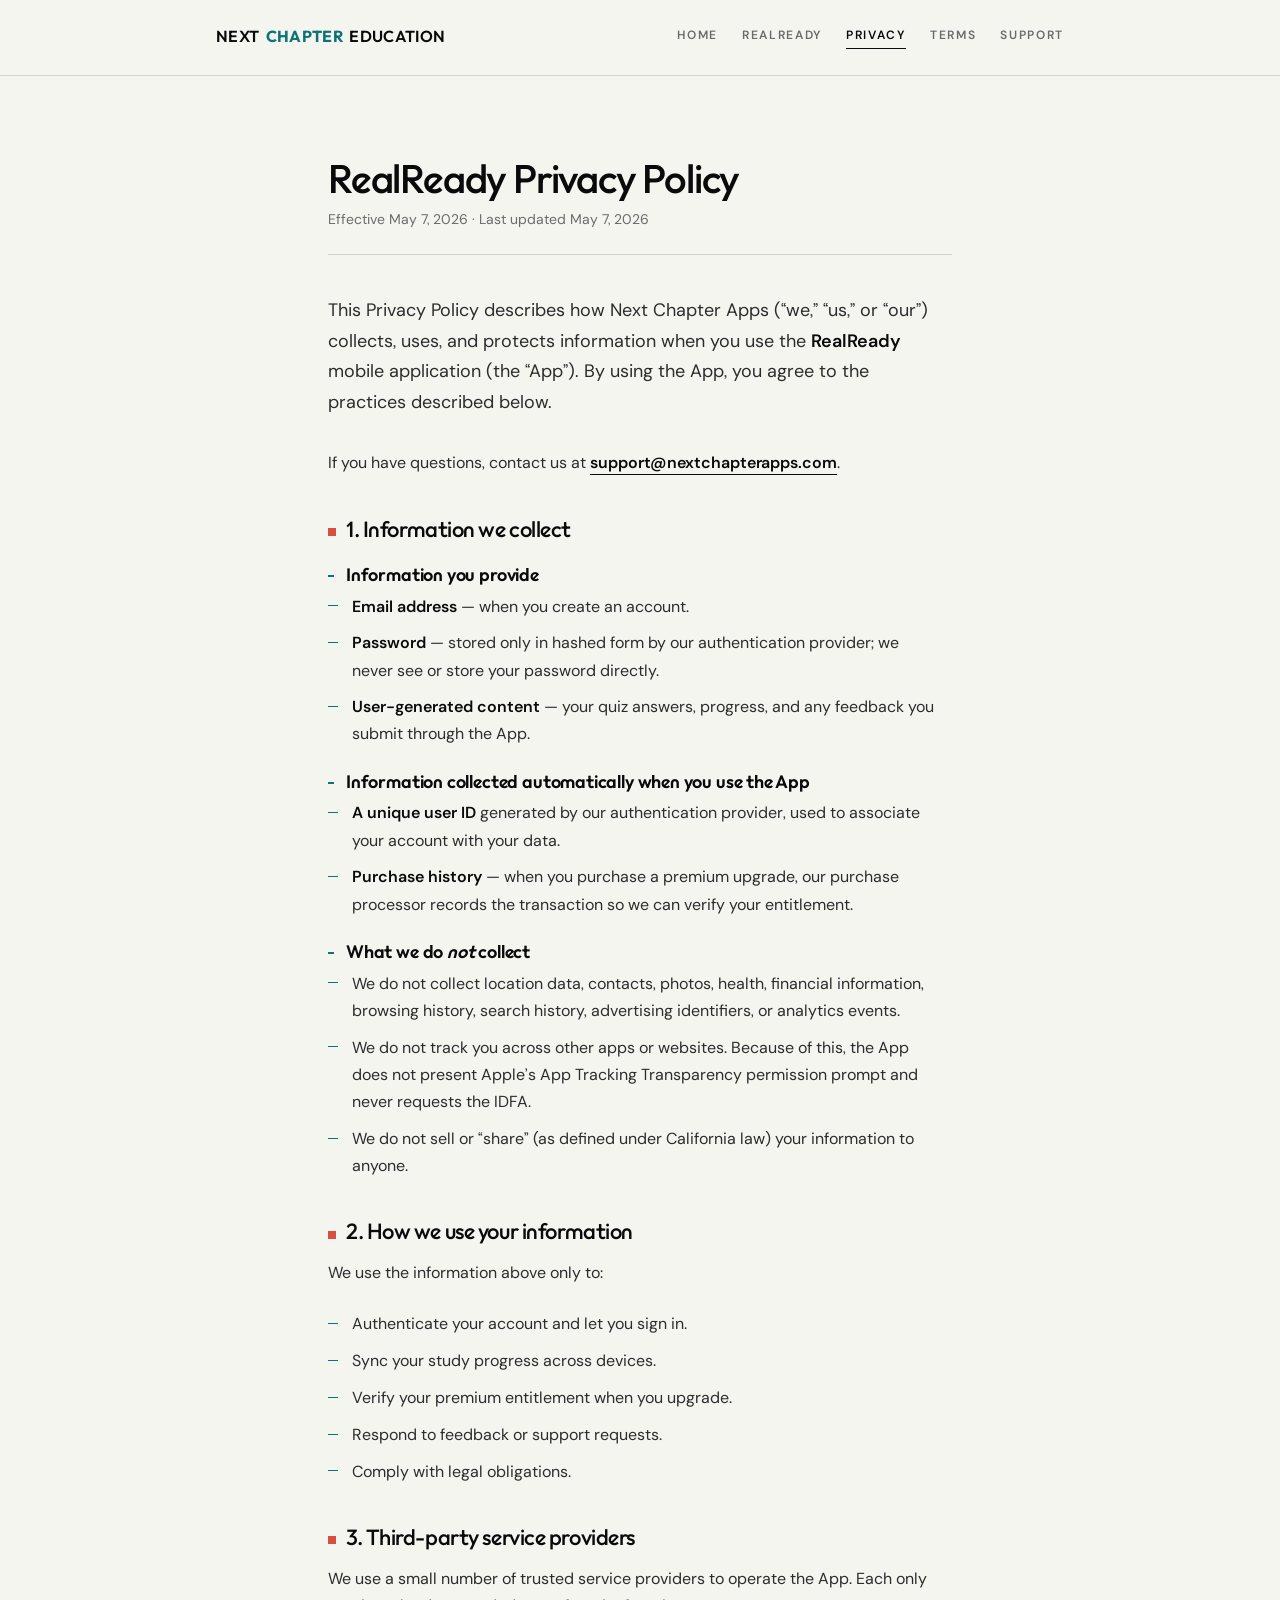
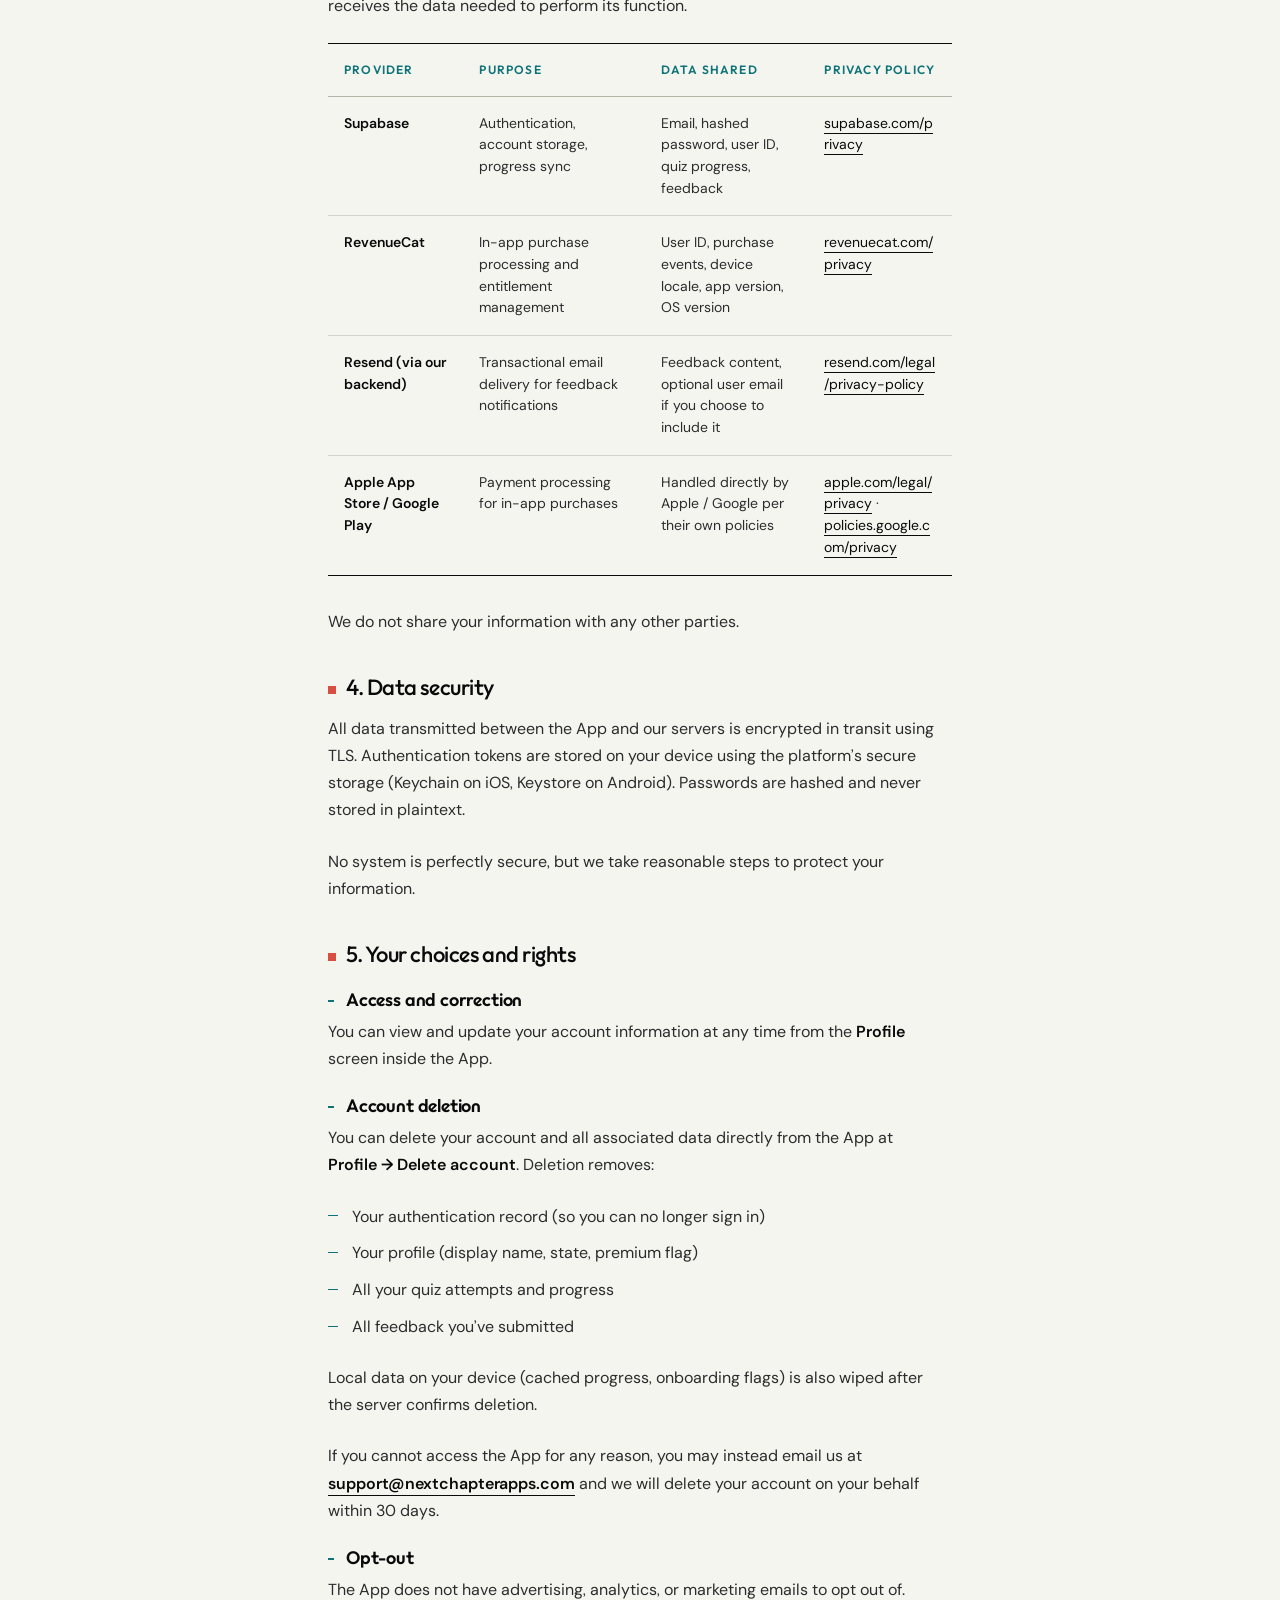
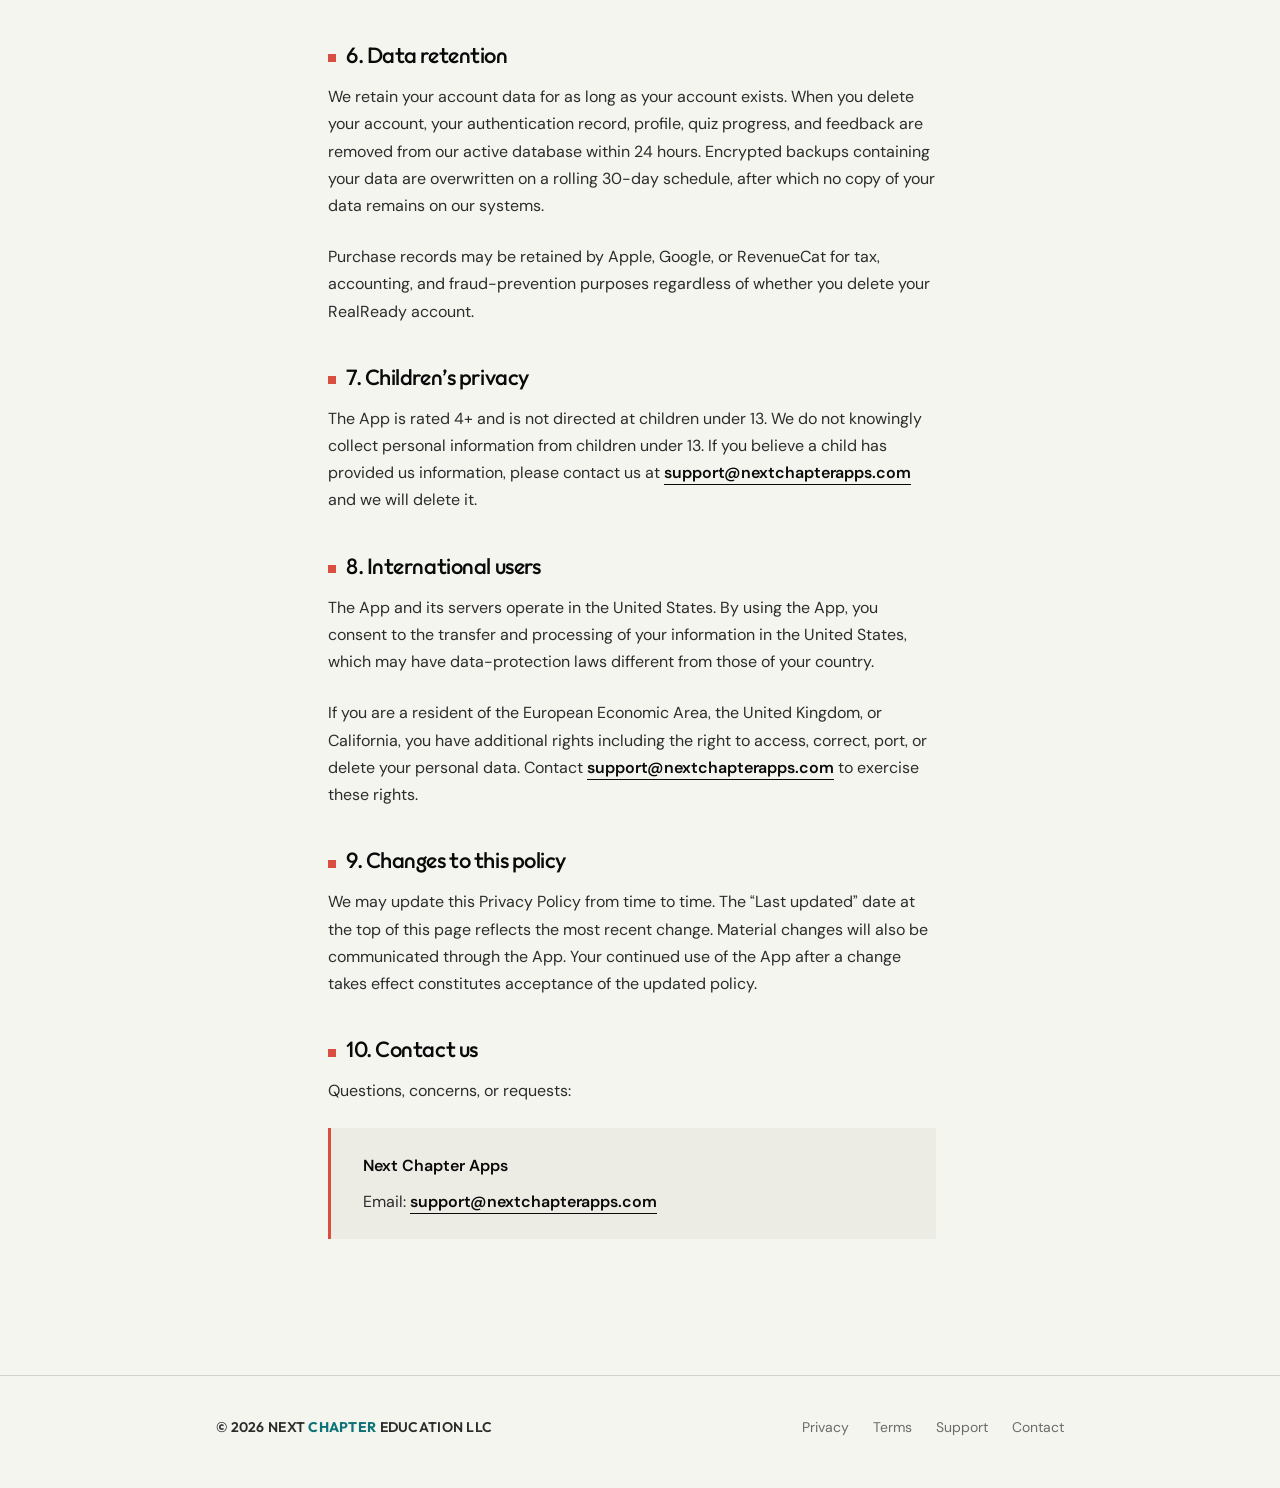
<file: realready/privacy/index.html>
<!doctype html>
<html lang="en">
<head>
  <meta charset="utf-8">
  <meta name="viewport" content="width=device-width, initial-scale=1">
  <title>RealReady Privacy Policy &middot; Next Chapter Education</title>
  <meta name="description" content="Privacy policy for the RealReady mobile app — what we collect, how we use it, and your rights.">
  <meta name="robots" content="noindex, nofollow">
  <meta name="theme-color" content="#0d7377">

  <meta property="og:title" content="RealReady Privacy Policy &middot; Next Chapter Education">
  <meta property="og:description" content="What RealReady collects, how it uses your information, and your rights.">
  <meta property="og:type" content="website">
  <meta property="og:url" content="https://nextchapterapps.com/realready/privacy/">

  <link rel="preconnect" href="https://fonts.googleapis.com">
  <link rel="preconnect" href="https://fonts.gstatic.com" crossorigin>
  <link href="https://fonts.googleapis.com/css2?family=Outfit:wght@300..800&family=DM+Sans:opsz,wght@9..40,400..700&display=swap" rel="stylesheet">

  <link rel="stylesheet" href="/style.css">
</head>
<body>
  <a class="skip-link" href="#main">Skip to content</a>

  <div class="page">
    <header class="masthead">
      <div class="container masthead__inner">
        <a href="/" class="wordmark" aria-label="Next Chapter Education, home">
          Next <em>Chapter</em> Education
        </a>
        <nav class="nav" aria-label="Primary">
          <a href="/">Home</a>
          <a href="/realready/">RealReady</a>
          <a href="/realready/privacy/" aria-current="page">Privacy</a>
          <a href="/realready/terms/">Terms</a>
          <a href="/support/">Support</a>
        </nav>
      </div>
    </header>

    <main class="main" id="main">
      <article class="doc container">
        <header class="doc__header rise rise-1">
          <h1 class="doc__title">RealReady Privacy Policy</h1>
          <p class="doc__meta">Effective May&nbsp;7,&nbsp;2026 &middot; Last updated May&nbsp;7,&nbsp;2026</p>
        </header>

        <div class="doc__body rise rise-2">
          <p class="doc__intro">
            This Privacy Policy describes how Next Chapter Apps (&ldquo;we,&rdquo; &ldquo;us,&rdquo; or &ldquo;our&rdquo;) collects, uses, and protects information when you use the <strong>RealReady</strong> mobile application (the &ldquo;App&rdquo;). By using the App, you agree to the practices described below.
          </p>
          <p>If you have questions, contact us at <a href="mailto:support@nextchapterapps.com" class="email">support@nextchapterapps.com</a>.</p>

          <h2>1. Information we collect</h2>

          <h3>Information you provide</h3>
          <ul>
            <li><strong>Email address</strong> &mdash; when you create an account.</li>
            <li><strong>Password</strong> &mdash; stored only in hashed form by our authentication provider; we never see or store your password directly.</li>
            <li><strong>User-generated content</strong> &mdash; your quiz answers, progress, and any feedback you submit through the App.</li>
          </ul>

          <h3>Information collected automatically when you use the App</h3>
          <ul>
            <li><strong>A unique user ID</strong> generated by our authentication provider, used to associate your account with your data.</li>
            <li><strong>Purchase history</strong> &mdash; when you purchase a premium upgrade, our purchase processor records the transaction so we can verify your entitlement.</li>
          </ul>

          <h3>What we do <em>not</em> collect</h3>
          <ul>
            <li>We do not collect location data, contacts, photos, health, financial information, browsing history, search history, advertising identifiers, or analytics events.</li>
            <li>We do not track you across other apps or websites. Because of this, the App does not present Apple&rsquo;s App Tracking Transparency permission prompt and never requests the IDFA.</li>
            <li>We do not sell or &ldquo;share&rdquo; (as defined under California law) your information to anyone.</li>
          </ul>

          <h2>2. How we use your information</h2>
          <p>We use the information above only to:</p>
          <ul>
            <li>Authenticate your account and let you sign in.</li>
            <li>Sync your study progress across devices.</li>
            <li>Verify your premium entitlement when you upgrade.</li>
            <li>Respond to feedback or support requests.</li>
            <li>Comply with legal obligations.</li>
          </ul>

          <h2>3. Third-party service providers</h2>
          <p>We use a small number of trusted service providers to operate the App. Each only receives the data needed to perform its function.</p>

          <div class="table-wrap">
            <table>
              <thead>
                <tr>
                  <th>Provider</th>
                  <th>Purpose</th>
                  <th>Data shared</th>
                  <th>Privacy policy</th>
                </tr>
              </thead>
              <tbody>
                <tr>
                  <td>Supabase</td>
                  <td>Authentication, account storage, progress sync</td>
                  <td>Email, hashed password, user ID, quiz progress, feedback</td>
                  <td><a href="https://supabase.com/privacy">supabase.com/privacy</a></td>
                </tr>
                <tr>
                  <td>RevenueCat</td>
                  <td>In-app purchase processing and entitlement management</td>
                  <td>User ID, purchase events, device locale, app version, OS version</td>
                  <td><a href="https://www.revenuecat.com/privacy/">revenuecat.com/privacy</a></td>
                </tr>
                <tr>
                  <td>Resend (via our backend)</td>
                  <td>Transactional email delivery for feedback notifications</td>
                  <td>Feedback content, optional user email if you choose to include it</td>
                  <td><a href="https://resend.com/legal/privacy-policy">resend.com/legal/privacy-policy</a></td>
                </tr>
                <tr>
                  <td>Apple App Store / Google Play</td>
                  <td>Payment processing for in-app purchases</td>
                  <td>Handled directly by Apple / Google per their own policies</td>
                  <td><a href="https://www.apple.com/legal/privacy/">apple.com/legal/privacy</a> &middot; <a href="https://policies.google.com/privacy">policies.google.com/privacy</a></td>
                </tr>
              </tbody>
            </table>
          </div>

          <p>We do not share your information with any other parties.</p>

          <h2>4. Data security</h2>
          <p>All data transmitted between the App and our servers is encrypted in transit using TLS. Authentication tokens are stored on your device using the platform&rsquo;s secure storage (Keychain on iOS, Keystore on Android). Passwords are hashed and never stored in plaintext.</p>
          <p>No system is perfectly secure, but we take reasonable steps to protect your information.</p>

          <h2>5. Your choices and rights</h2>

          <h3>Access and correction</h3>
          <p>You can view and update your account information at any time from the <strong>Profile</strong> screen inside the App.</p>

          <h3>Account deletion</h3>
          <p>You can delete your account and all associated data directly from the App at <strong>Profile &rarr; Delete account</strong>. Deletion removes:</p>
          <ul>
            <li>Your authentication record (so you can no longer sign in)</li>
            <li>Your profile (display name, state, premium flag)</li>
            <li>All your quiz attempts and progress</li>
            <li>All feedback you&rsquo;ve submitted</li>
          </ul>
          <p>Local data on your device (cached progress, onboarding flags) is also wiped after the server confirms deletion.</p>
          <p>If you cannot access the App for any reason, you may instead email us at <a href="mailto:support@nextchapterapps.com" class="email">support@nextchapterapps.com</a> and we will delete your account on your behalf within 30&nbsp;days.</p>

          <h3>Opt-out</h3>
          <p>The App does not have advertising, analytics, or marketing emails to opt out of.</p>

          <h2>6. Data retention</h2>
          <p>We retain your account data for as long as your account exists. When you delete your account, your authentication record, profile, quiz progress, and feedback are removed from our active database within 24&nbsp;hours. Encrypted backups containing your data are overwritten on a rolling 30-day schedule, after which no copy of your data remains on our systems.</p>
          <p>Purchase records may be retained by Apple, Google, or RevenueCat for tax, accounting, and fraud-prevention purposes regardless of whether you delete your RealReady account.</p>

          <h2>7. Children&rsquo;s privacy</h2>
          <p>The App is rated 4+ and is not directed at children under&nbsp;13. We do not knowingly collect personal information from children under&nbsp;13. If you believe a child has provided us information, please contact us at <a href="mailto:support@nextchapterapps.com" class="email">support@nextchapterapps.com</a> and we will delete it.</p>

          <h2>8. International users</h2>
          <p>The App and its servers operate in the United States. By using the App, you consent to the transfer and processing of your information in the United States, which may have data-protection laws different from those of your country.</p>
          <p>If you are a resident of the European Economic Area, the United Kingdom, or California, you have additional rights including the right to access, correct, port, or delete your personal data. Contact <a href="mailto:support@nextchapterapps.com" class="email">support@nextchapterapps.com</a> to exercise these rights.</p>

          <h2>9. Changes to this policy</h2>
          <p>We may update this Privacy Policy from time to time. The &ldquo;Last updated&rdquo; date at the top of this page reflects the most recent change. Material changes will also be communicated through the App. Your continued use of the App after a change takes effect constitutes acceptance of the updated policy.</p>

          <h2>10. Contact us</h2>
          <p>Questions, concerns, or requests:</p>
          <div class="callout">
            <p><strong>Next Chapter Apps</strong></p>
            <p>Email: <a href="mailto:support@nextchapterapps.com" class="email">support@nextchapterapps.com</a></p>
          </div>
        </div>
      </article>
    </main>

    <footer class="site-footer">
      <div class="container site-footer__inner">
        <div class="site-footer__mark">
          &copy; 2026 Next <em>Chapter</em> Education LLC
        </div>
        <nav class="site-footer__nav" aria-label="Secondary">
          <a href="/realready/privacy/">Privacy</a>
          <a href="/realready/terms/">Terms</a>
          <a href="/support/">Support</a>
          <a href="mailto:contact@nextchapterapps.com">Contact</a>
        </nav>
      </div>
    </footer>
  </div>
</body>
</html>
</file>
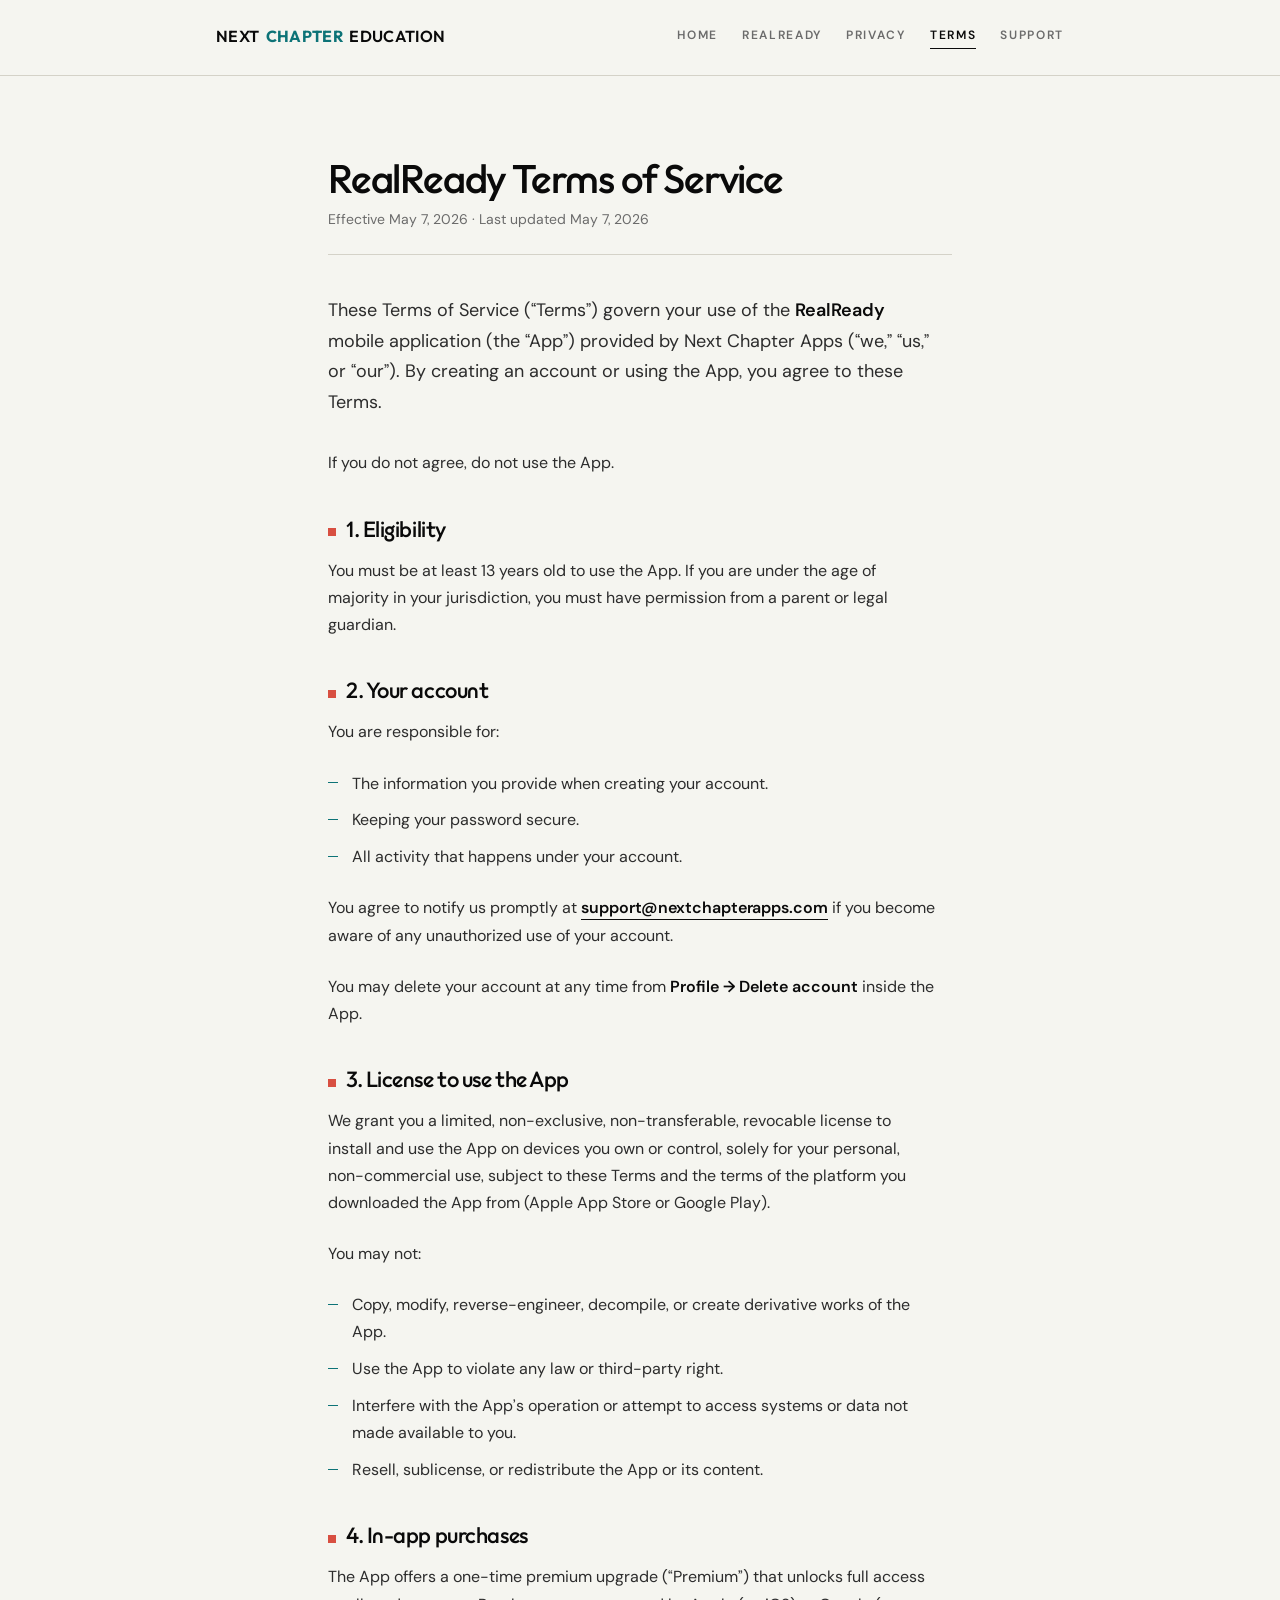
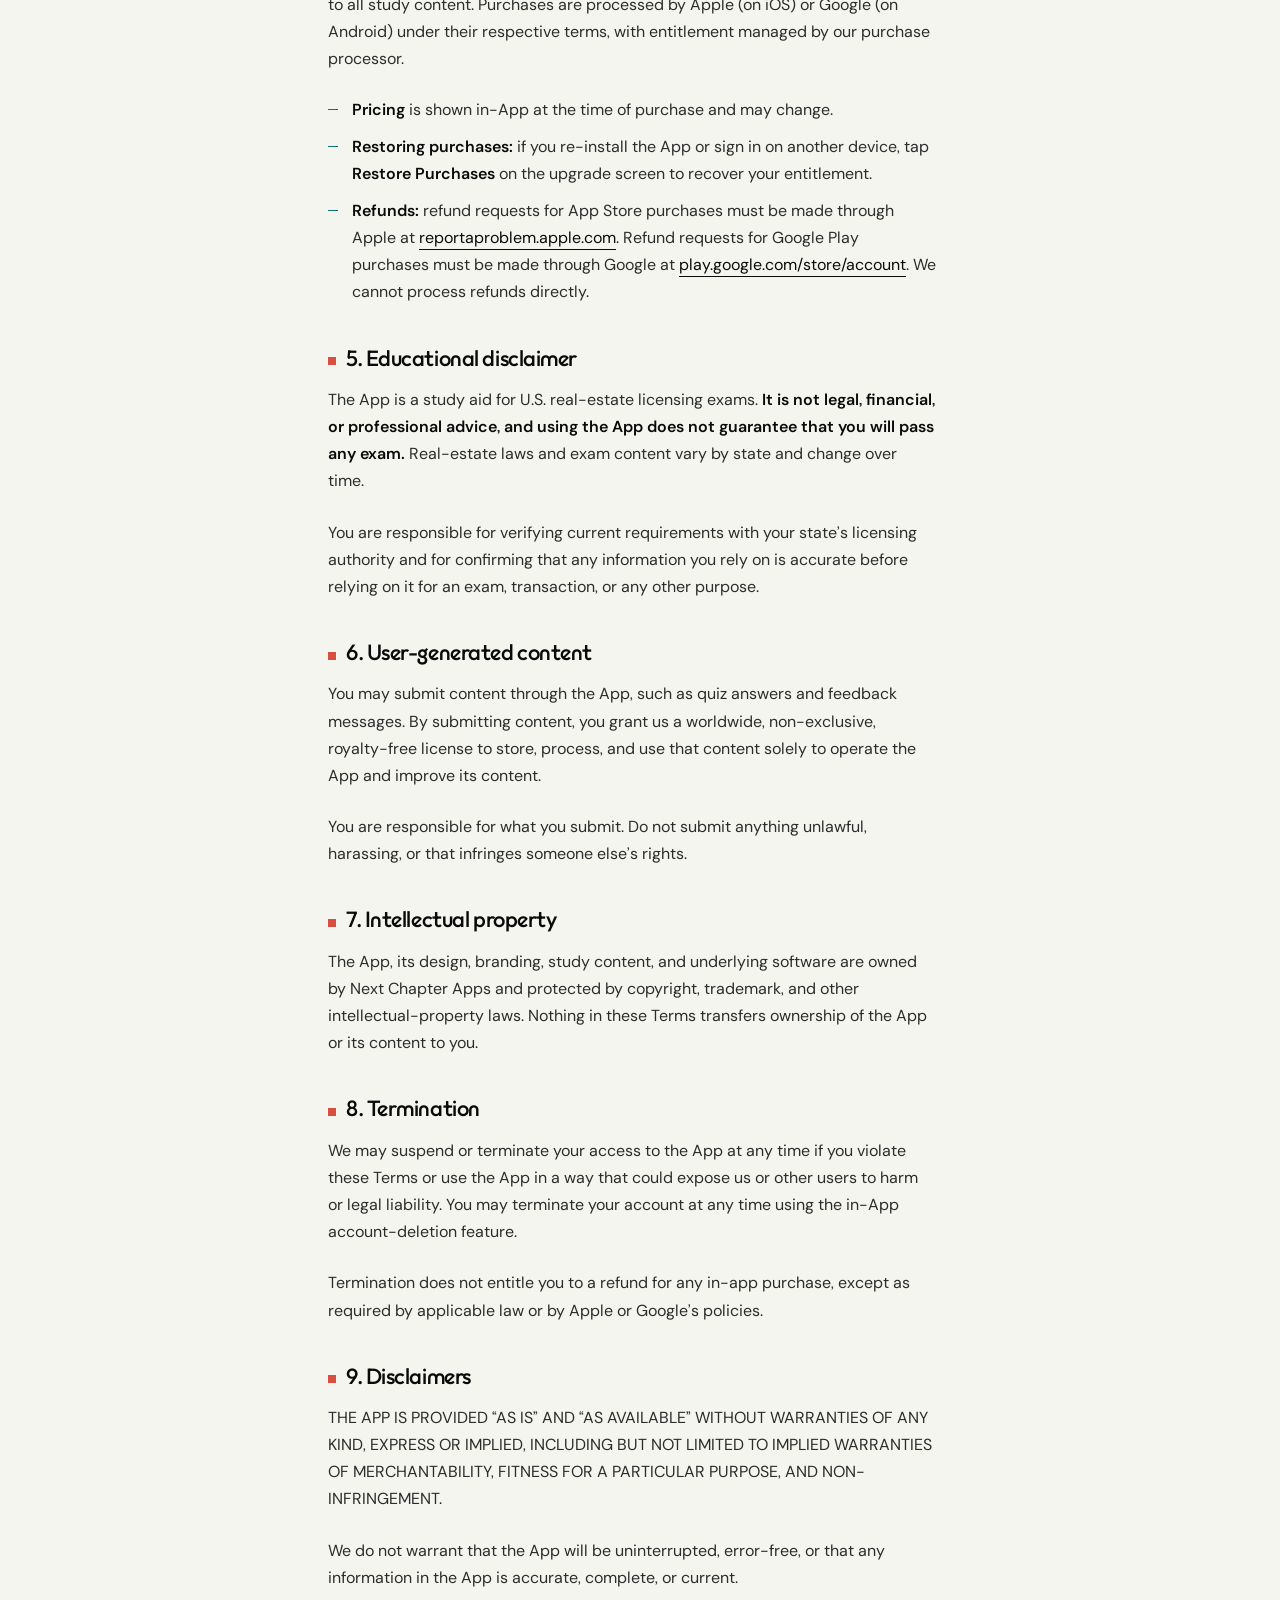
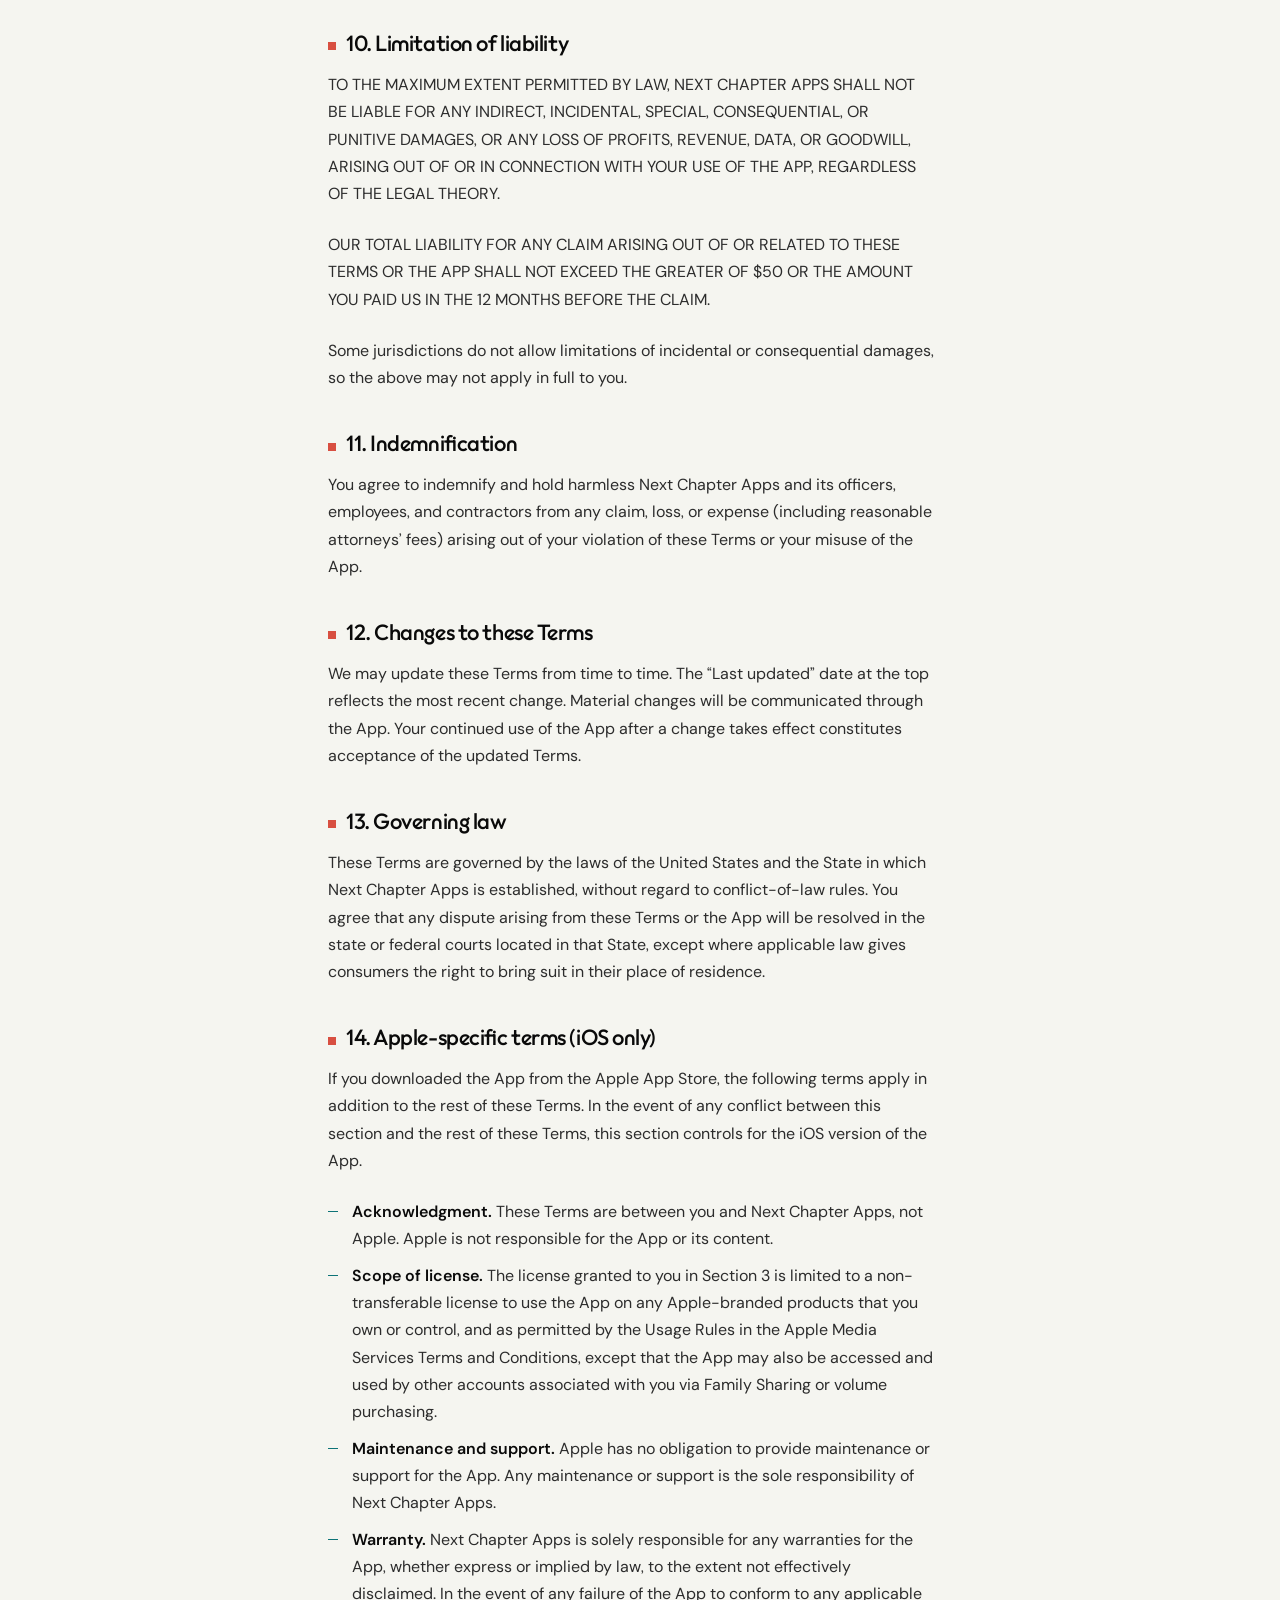
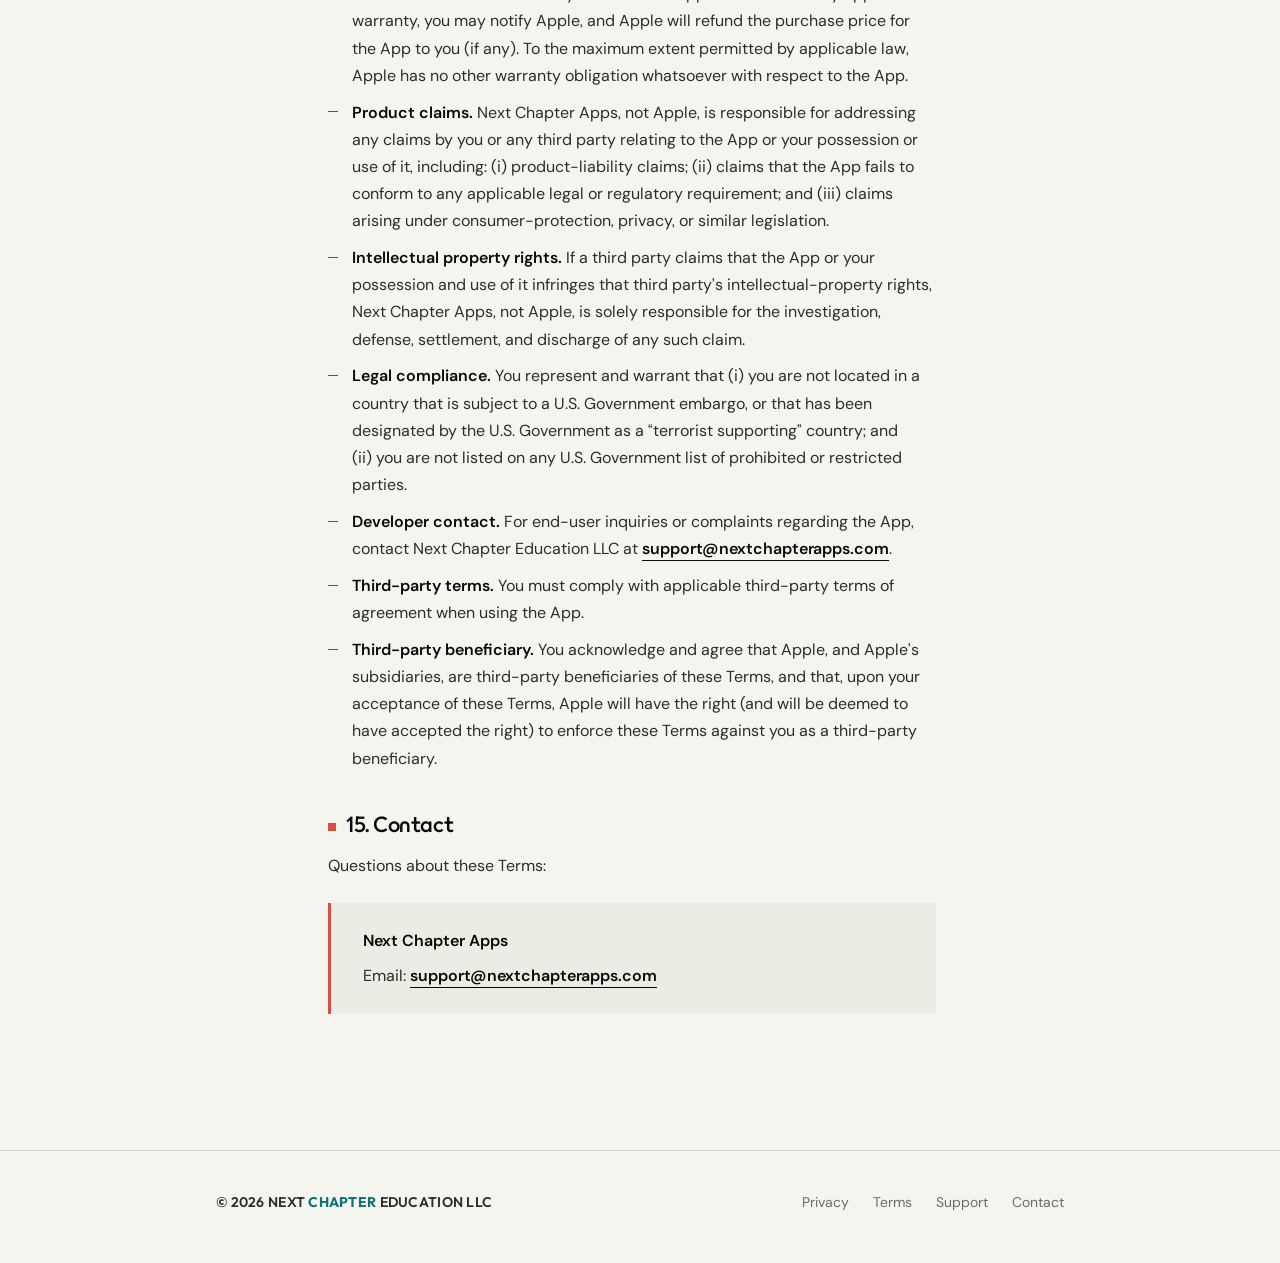
<file: realready/terms/index.html>
<!doctype html>
<html lang="en">
<head>
  <meta charset="utf-8">
  <meta name="viewport" content="width=device-width, initial-scale=1">
  <title>RealReady Terms of Service &middot; Next Chapter Education</title>
  <meta name="description" content="Terms of Service for the RealReady mobile app — eligibility, license, in-app purchases, disclaimers, and your responsibilities.">
  <meta name="robots" content="noindex, nofollow">
  <meta name="theme-color" content="#0d7377">

  <meta property="og:title" content="RealReady Terms of Service &middot; Next Chapter Education">
  <meta property="og:description" content="The terms that govern your use of the RealReady mobile app.">
  <meta property="og:type" content="website">
  <meta property="og:url" content="https://nextchapterapps.com/realready/terms/">

  <link rel="preconnect" href="https://fonts.googleapis.com">
  <link rel="preconnect" href="https://fonts.gstatic.com" crossorigin>
  <link href="https://fonts.googleapis.com/css2?family=Outfit:wght@300..800&family=DM+Sans:opsz,wght@9..40,400..700&display=swap" rel="stylesheet">

  <link rel="stylesheet" href="/style.css">
</head>
<body>
  <a class="skip-link" href="#main">Skip to content</a>

  <div class="page">
    <header class="masthead">
      <div class="container masthead__inner">
        <a href="/" class="wordmark" aria-label="Next Chapter Education, home">
          Next <em>Chapter</em> Education
        </a>
        <nav class="nav" aria-label="Primary">
          <a href="/">Home</a>
          <a href="/realready/">RealReady</a>
          <a href="/realready/privacy/">Privacy</a>
          <a href="/realready/terms/" aria-current="page">Terms</a>
          <a href="/support/">Support</a>
        </nav>
      </div>
    </header>

    <main class="main" id="main">
      <article class="doc container">
        <header class="doc__header rise rise-1">
          <h1 class="doc__title">RealReady Terms of Service</h1>
          <p class="doc__meta">Effective May&nbsp;7,&nbsp;2026 &middot; Last updated May&nbsp;7,&nbsp;2026</p>
        </header>

        <div class="doc__body rise rise-2">
          <p class="doc__intro">
            These Terms of Service (&ldquo;Terms&rdquo;) govern your use of the <strong>RealReady</strong> mobile application (the &ldquo;App&rdquo;) provided by Next Chapter Apps (&ldquo;we,&rdquo; &ldquo;us,&rdquo; or &ldquo;our&rdquo;). By creating an account or using the App, you agree to these Terms.
          </p>
          <p>If you do not agree, do not use the App.</p>

          <h2>1. Eligibility</h2>
          <p>You must be at least 13&nbsp;years old to use the App. If you are under the age of majority in your jurisdiction, you must have permission from a parent or legal guardian.</p>

          <h2>2. Your account</h2>
          <p>You are responsible for:</p>
          <ul>
            <li>The information you provide when creating your account.</li>
            <li>Keeping your password secure.</li>
            <li>All activity that happens under your account.</li>
          </ul>
          <p>You agree to notify us promptly at <a href="mailto:support@nextchapterapps.com" class="email">support@nextchapterapps.com</a> if you become aware of any unauthorized use of your account.</p>
          <p>You may delete your account at any time from <strong>Profile &rarr; Delete account</strong> inside the App.</p>

          <h2>3. License to use the App</h2>
          <p>We grant you a limited, non-exclusive, non-transferable, revocable license to install and use the App on devices you own or control, solely for your personal, non-commercial use, subject to these Terms and the terms of the platform you downloaded the App from (Apple App Store or Google Play).</p>
          <p>You may not:</p>
          <ul>
            <li>Copy, modify, reverse-engineer, decompile, or create derivative works of the App.</li>
            <li>Use the App to violate any law or third-party right.</li>
            <li>Interfere with the App&rsquo;s operation or attempt to access systems or data not made available to you.</li>
            <li>Resell, sublicense, or redistribute the App or its content.</li>
          </ul>

          <h2>4. In-app purchases</h2>
          <p>The App offers a one-time premium upgrade (&ldquo;Premium&rdquo;) that unlocks full access to all study content. Purchases are processed by Apple (on iOS) or Google (on Android) under their respective terms, with entitlement managed by our purchase processor.</p>
          <ul>
            <li><strong>Pricing</strong> is shown in-App at the time of purchase and may change.</li>
            <li><strong>Restoring purchases:</strong> if you re-install the App or sign in on another device, tap <strong>Restore Purchases</strong> on the upgrade screen to recover your entitlement.</li>
            <li><strong>Refunds:</strong> refund requests for App Store purchases must be made through Apple at <a href="https://reportaproblem.apple.com">reportaproblem.apple.com</a>. Refund requests for Google Play purchases must be made through Google at <a href="https://play.google.com/store/account">play.google.com/store/account</a>. We cannot process refunds directly.</li>
          </ul>

          <h2>5. Educational disclaimer</h2>
          <p>The App is a study aid for U.S. real-estate licensing exams. <strong>It is not legal, financial, or professional advice, and using the App does not guarantee that you will pass any exam.</strong> Real-estate laws and exam content vary by state and change over time.</p>
          <p>You are responsible for verifying current requirements with your state&rsquo;s licensing authority and for confirming that any information you rely on is accurate before relying on it for an exam, transaction, or any other purpose.</p>

          <h2>6. User-generated content</h2>
          <p>You may submit content through the App, such as quiz answers and feedback messages. By submitting content, you grant us a worldwide, non-exclusive, royalty-free license to store, process, and use that content solely to operate the App and improve its content.</p>
          <p>You are responsible for what you submit. Do not submit anything unlawful, harassing, or that infringes someone else&rsquo;s rights.</p>

          <h2>7. Intellectual property</h2>
          <p>The App, its design, branding, study content, and underlying software are owned by Next Chapter Apps and protected by copyright, trademark, and other intellectual-property laws. Nothing in these Terms transfers ownership of the App or its content to you.</p>

          <h2>8. Termination</h2>
          <p>We may suspend or terminate your access to the App at any time if you violate these Terms or use the App in a way that could expose us or other users to harm or legal liability. You may terminate your account at any time using the in-App account-deletion feature.</p>
          <p>Termination does not entitle you to a refund for any in-app purchase, except as required by applicable law or by Apple or Google&rsquo;s policies.</p>

          <h2>9. Disclaimers</h2>
          <p>THE APP IS PROVIDED &ldquo;AS IS&rdquo; AND &ldquo;AS AVAILABLE&rdquo; WITHOUT WARRANTIES OF ANY KIND, EXPRESS OR IMPLIED, INCLUDING BUT NOT LIMITED TO IMPLIED WARRANTIES OF MERCHANTABILITY, FITNESS FOR A PARTICULAR PURPOSE, AND NON-INFRINGEMENT.</p>
          <p>We do not warrant that the App will be uninterrupted, error-free, or that any information in the App is accurate, complete, or current.</p>

          <h2>10. Limitation of liability</h2>
          <p>TO THE MAXIMUM EXTENT PERMITTED BY LAW, NEXT CHAPTER APPS SHALL NOT BE LIABLE FOR ANY INDIRECT, INCIDENTAL, SPECIAL, CONSEQUENTIAL, OR PUNITIVE DAMAGES, OR ANY LOSS OF PROFITS, REVENUE, DATA, OR GOODWILL, ARISING OUT OF OR IN CONNECTION WITH YOUR USE OF THE APP, REGARDLESS OF THE LEGAL THEORY.</p>
          <p>OUR TOTAL LIABILITY FOR ANY CLAIM ARISING OUT OF OR RELATED TO THESE TERMS OR THE APP SHALL NOT EXCEED THE GREATER OF $50 OR THE AMOUNT YOU PAID US IN THE 12&nbsp;MONTHS BEFORE THE CLAIM.</p>
          <p>Some jurisdictions do not allow limitations of incidental or consequential damages, so the above may not apply in full to you.</p>

          <h2>11. Indemnification</h2>
          <p>You agree to indemnify and hold harmless Next Chapter Apps and its officers, employees, and contractors from any claim, loss, or expense (including reasonable attorneys&rsquo; fees) arising out of your violation of these Terms or your misuse of the App.</p>

          <h2>12. Changes to these Terms</h2>
          <p>We may update these Terms from time to time. The &ldquo;Last updated&rdquo; date at the top reflects the most recent change. Material changes will be communicated through the App. Your continued use of the App after a change takes effect constitutes acceptance of the updated Terms.</p>

          <h2>13. Governing law</h2>
          <p>These Terms are governed by the laws of the United States and the State in which Next Chapter Apps is established, without regard to conflict-of-law rules. You agree that any dispute arising from these Terms or the App will be resolved in the state or federal courts located in that State, except where applicable law gives consumers the right to bring suit in their place of residence.</p>

          <h2>14. Apple-specific terms (iOS only)</h2>
          <p>If you downloaded the App from the Apple App Store, the following terms apply in addition to the rest of these Terms. In the event of any conflict between this section and the rest of these Terms, this section controls for the iOS version of the App.</p>
          <ul>
            <li><strong>Acknowledgment.</strong> These Terms are between you and Next Chapter Apps, not Apple. Apple is not responsible for the App or its content.</li>
            <li><strong>Scope of license.</strong> The license granted to you in Section&nbsp;3 is limited to a non-transferable license to use the App on any Apple-branded products that you own or control, and as permitted by the Usage Rules in the Apple Media Services Terms and Conditions, except that the App may also be accessed and used by other accounts associated with you via Family Sharing or volume purchasing.</li>
            <li><strong>Maintenance and support.</strong> Apple has no obligation to provide maintenance or support for the App. Any maintenance or support is the sole responsibility of Next Chapter Apps.</li>
            <li><strong>Warranty.</strong> Next Chapter Apps is solely responsible for any warranties for the App, whether express or implied by law, to the extent not effectively disclaimed. In the event of any failure of the App to conform to any applicable warranty, you may notify Apple, and Apple will refund the purchase price for the App to you (if any). To the maximum extent permitted by applicable law, Apple has no other warranty obligation whatsoever with respect to the App.</li>
            <li><strong>Product claims.</strong> Next Chapter Apps, not Apple, is responsible for addressing any claims by you or any third party relating to the App or your possession or use of it, including: (i)&nbsp;product-liability claims; (ii)&nbsp;claims that the App fails to conform to any applicable legal or regulatory requirement; and (iii)&nbsp;claims arising under consumer-protection, privacy, or similar legislation.</li>
            <li><strong>Intellectual property rights.</strong> If a third party claims that the App or your possession and use of it infringes that third party&rsquo;s intellectual-property rights, Next Chapter Apps, not Apple, is solely responsible for the investigation, defense, settlement, and discharge of any such claim.</li>
            <li><strong>Legal compliance.</strong> You represent and warrant that (i)&nbsp;you are not located in a country that is subject to a U.S. Government embargo, or that has been designated by the U.S. Government as a &ldquo;terrorist supporting&rdquo; country; and (ii)&nbsp;you are not listed on any U.S. Government list of prohibited or restricted parties.</li>
            <li><strong>Developer contact.</strong> For end-user inquiries or complaints regarding the App, contact Next Chapter Education LLC at <a href="mailto:support@nextchapterapps.com" class="email">support@nextchapterapps.com</a>.</li>
            <li><strong>Third-party terms.</strong> You must comply with applicable third-party terms of agreement when using the App.</li>
            <li><strong>Third-party beneficiary.</strong> You acknowledge and agree that Apple, and Apple&rsquo;s subsidiaries, are third-party beneficiaries of these Terms, and that, upon your acceptance of these Terms, Apple will have the right (and will be deemed to have accepted the right) to enforce these Terms against you as a third-party beneficiary.</li>
          </ul>

          <h2>15. Contact</h2>
          <p>Questions about these Terms:</p>
          <div class="callout">
            <p><strong>Next Chapter Apps</strong></p>
            <p>Email: <a href="mailto:support@nextchapterapps.com" class="email">support@nextchapterapps.com</a></p>
          </div>
        </div>
      </article>
    </main>

    <footer class="site-footer">
      <div class="container site-footer__inner">
        <div class="site-footer__mark">
          &copy; 2026 Next <em>Chapter</em> Education LLC
        </div>
        <nav class="site-footer__nav" aria-label="Secondary">
          <a href="/realready/privacy/">Privacy</a>
          <a href="/realready/terms/">Terms</a>
          <a href="/support/">Support</a>
          <a href="mailto:contact@nextchapterapps.com">Contact</a>
        </nav>
      </div>
    </footer>
  </div>
</body>
</html>
</file>
<file: style.css>
/* -------------------------------------------------------------
   Next Chapter Education — stylesheet
   Aesthetic: contemporary crisp (Option C)
   Typography: Outfit (display) + DM Sans (body)
   Palette: warm off-white, deep teal brand, red pop accent
   ------------------------------------------------------------- */

:root {
  /* Palette */
  --color-bg: #f5f5f0;
  --color-bg-sunk: #ecebe4;
  --color-bg-invert: #0a0a0a;
  --color-fg: #0a0a0a;
  --color-fg-soft: #2c2c2c;
  --color-muted: #6b6b6b;
  --color-rule: #d4d2c8;
  --color-rule-strong: #b6b3a7;

  --color-brand: #0d7377;
  --color-brand-deep: #085558;
  --color-brand-tint: #d9e6e7;

  --color-accent: #d84f41;
  --color-accent-deep: #b63d31;

  /* RealReady palette (scoped to .rr-* components + .apps card) */
  --rr-navy: #023047;
  --rr-navy-deep: #011e2e;
  --rr-teal: #219ebc;
  --rr-teal-deep: #1b83a0;
  --rr-teal-light: #8ecae6;
  --rr-orange: #ffb703;
  --rr-orange-deep: #fb8500;
  --rr-green: #059669;
  --rr-surface: #ffffff;
  --rr-border: #e2e8f0;
  --rr-bg-cool: #f0f4f8;
  --rr-text-dark: #0f172a;
  --rr-text-muted: #64748b;
  --rr-text-on-dark-muted: #94a3b8;

  /* Fonts */
  --font-display: "Outfit", -apple-system, BlinkMacSystemFont, "Segoe UI", sans-serif;
  --font-body: "DM Sans", -apple-system, BlinkMacSystemFont, "Segoe UI", Helvetica, Arial, sans-serif;

  /* Type scale */
  --text-xs: 0.75rem;
  --text-sm: 0.875rem;
  --text-base: 1rem;
  --text-lg: 1.125rem;
  --text-xl: 1.375rem;
  --text-2xl: 1.875rem;
  --text-3xl: 2.5rem;
  --text-4xl: 3.5rem;
  --text-hero: clamp(2.75rem, 7.5vw, 5rem);

  /* Rhythm */
  --space-1: 0.5rem;
  --space-2: 1rem;
  --space-3: 1.5rem;
  --space-4: 2rem;
  --space-5: 2.5rem;
  --space-6: 3rem;
  --space-8: 4rem;
  --space-10: 5rem;
  --space-12: 7rem;

  /* Layout */
  --content-max: 58rem;
  --narrow: 44rem;
  --measure: 38rem;
  --page-pad: clamp(1.5rem, 5vw, 2.5rem);

  /* Motion */
  --ease-out: cubic-bezier(0.22, 1, 0.36, 1);
}

/* -------------------------------------------------------------
   Reset / base
   ------------------------------------------------------------- */

*,
*::before,
*::after {
  box-sizing: border-box;
}

html {
  -webkit-text-size-adjust: 100%;
  scroll-behavior: smooth;
}

body {
  margin: 0;
  min-height: 100vh;
  background: var(--color-bg);
  color: var(--color-fg);
  font-family: var(--font-body);
  font-size: var(--text-base);
  font-weight: 400;
  line-height: 1.6;
  -webkit-font-smoothing: antialiased;
  -moz-osx-font-smoothing: grayscale;
  text-rendering: optimizeLegibility;
  font-feature-settings: "kern", "liga", "ss01";
}

::selection {
  background: var(--color-accent);
  color: var(--color-bg);
}

img {
  max-width: 100%;
  height: auto;
  display: block;
}

/* -------------------------------------------------------------
   Typography primitives
   ------------------------------------------------------------- */

h1, h2, h3, h4 {
  font-family: var(--font-display);
  color: var(--color-fg);
  font-weight: 500;
  line-height: 1.1;
  letter-spacing: -0.025em;
  margin: 0 0 var(--space-3);
}

h1 { font-size: var(--text-3xl); }
h2 { font-size: var(--text-2xl); letter-spacing: -0.02em; }
h3 {
  font-size: var(--text-lg);
  font-family: var(--font-body);
  font-weight: 600;
  letter-spacing: -0.005em;
}
h4 {
  font-size: var(--text-xs);
  font-family: var(--font-body);
  font-weight: 600;
  text-transform: uppercase;
  letter-spacing: 0.14em;
  color: var(--color-muted);
}

p {
  margin: 0 0 var(--space-3);
  max-width: var(--measure);
}

ul, ol {
  margin: 0 0 var(--space-3);
  padding-left: 1.25rem;
  max-width: var(--measure);
}

li {
  margin-bottom: 0.375rem;
}

strong {
  font-weight: 600;
  color: var(--color-fg);
}

hr {
  border: 0;
  border-top: 1px solid var(--color-rule);
  margin: var(--space-6) 0;
}

/* -------------------------------------------------------------
   Links
   ------------------------------------------------------------- */

a {
  color: var(--color-fg);
  text-decoration: none;
  border-bottom: 1px solid var(--color-fg);
  padding-bottom: 1px;
  transition: color 180ms var(--ease-out), border-color 180ms var(--ease-out);
}

a:hover {
  color: var(--color-accent);
  border-bottom-color: var(--color-accent);
}

a:focus-visible {
  outline: 2px solid var(--color-accent);
  outline-offset: 3px;
  border-radius: 2px;
}

a.plain {
  color: inherit;
  border-bottom: 0;
}

/* Arrow link: red arrow appended, only underline on hover */
a.arrow {
  border-bottom: 0;
  color: var(--color-fg);
  font-weight: 500;
}

a.arrow::after {
  content: " →";
  color: var(--color-accent);
  font-weight: 700;
  margin-left: 0.15em;
  display: inline-block;
  transition: transform 200ms var(--ease-out);
}

a.arrow:hover {
  color: var(--color-accent);
}

a.arrow:hover::after {
  transform: translateX(3px);
}

/* Email / code-like */
.email {
  font-family: var(--font-body);
  font-weight: 600;
  letter-spacing: -0.005em;
}

/* -------------------------------------------------------------
   Layout scaffolding
   ------------------------------------------------------------- */

.page {
  display: flex;
  flex-direction: column;
  min-height: 100vh;
}

.container {
  width: 100%;
  max-width: var(--content-max);
  margin: 0 auto;
  padding-left: var(--page-pad);
  padding-right: var(--page-pad);
}

.container--narrow {
  max-width: var(--narrow);
}

/* Eyebrow label used throughout */
.eyebrow {
  font-size: var(--text-xs);
  text-transform: uppercase;
  letter-spacing: 0.18em;
  font-weight: 600;
  color: var(--color-muted);
  margin-bottom: var(--space-3);
  display: flex;
  align-items: center;
  gap: 0.625rem;
}

.eyebrow--accent {
  color: var(--color-accent);
}

.eyebrow::before {
  content: "";
  width: 0.625rem;
  height: 0.625rem;
  background: var(--color-accent);
  display: inline-block;
}

.eyebrow--brand::before { background: var(--color-brand); }

/* -------------------------------------------------------------
   Masthead
   ------------------------------------------------------------- */

.masthead {
  padding-top: var(--space-3);
  padding-bottom: var(--space-3);
  border-bottom: 1px solid var(--color-rule);
  background: var(--color-bg);
}

.masthead__inner {
  display: flex;
  align-items: center;
  justify-content: space-between;
  gap: var(--space-3);
  flex-wrap: wrap;
}

.wordmark {
  font-family: var(--font-display);
  font-size: var(--text-base);
  font-weight: 600;
  letter-spacing: 0.02em;
  text-transform: uppercase;
  color: var(--color-fg);
  border-bottom: 0;
  white-space: nowrap;
  display: inline-flex;
  gap: 0.4rem;
}

.wordmark em {
  font-style: normal;
  color: var(--color-brand);
  font-weight: 700;
}

.wordmark:hover {
  color: #fb8500;
}

.wordmark:hover em {
  color: #fb8500;
}

.nav {
  display: flex;
  gap: var(--space-3);
  font-size: var(--text-xs);
  font-weight: 600;
  letter-spacing: 0.14em;
  text-transform: uppercase;
  font-family: var(--font-body);
}

.nav a {
  color: var(--color-muted);
  border-bottom: 1px solid transparent;
  padding-bottom: 3px;
}

.nav a:hover {
  color: var(--color-fg);
  border-bottom-color: var(--color-accent);
}

.nav a[aria-current="page"] {
  color: var(--color-fg);
  border-bottom-color: var(--color-fg);
}

/* -------------------------------------------------------------
   Main
   ------------------------------------------------------------- */

.main {
  flex: 1 0 auto;
}

/* -------------------------------------------------------------
   Hero
   ------------------------------------------------------------- */

.hero {
  padding-top: var(--space-12);
  padding-bottom: var(--space-8);
}

.hero__title {
  font-family: var(--font-display);
  font-size: var(--text-hero);
  font-weight: 500;
  line-height: 0.95;
  letter-spacing: -0.035em;
  margin: 0 0 var(--space-4);
  max-width: 15ch;
  color: var(--color-fg);
}

.hero__title em {
  font-style: normal;
  color: var(--color-brand);
  font-weight: 600;
}

.hero__subhead {
  font-family: var(--font-display);
  font-size: var(--text-xl);
  font-weight: 400;
  letter-spacing: -0.015em;
  color: var(--color-fg-soft);
  max-width: 28ch;
  margin: 0 0 var(--space-4);
  line-height: 1.25;
}

.hero__body {
  font-size: var(--text-lg);
  line-height: 1.55;
  color: var(--color-fg-soft);
  max-width: 44ch;
  font-weight: 400;
}

/* -------------------------------------------------------------
   Section divider (crisp rule with offset square)
   ------------------------------------------------------------- */

.rule {
  position: relative;
  height: 1px;
  background: var(--color-rule);
  margin: var(--space-6) 0;
}

.rule--with-mark::before {
  content: "";
  position: absolute;
  left: 0;
  top: 50%;
  transform: translateY(-50%);
  width: 0.5rem;
  height: 0.5rem;
  background: var(--color-accent);
}

/* -------------------------------------------------------------
   Apps section (RealReady)
   ------------------------------------------------------------- */

.apps {
  padding-top: var(--space-6);
  padding-bottom: var(--space-10);
}

.app-card {
  display: grid;
  grid-template-columns: 1fr;
  gap: var(--space-4);
  margin-top: var(--space-3);
}

.app-card__primary {
  max-width: 34rem;
}

.app-card__name {
  font-family: var(--font-display);
  font-size: clamp(2.25rem, 6vw, 3.25rem);
  font-weight: 600;
  letter-spacing: -0.04em;
  line-height: 0.95;
  margin: 0 0 var(--space-3);
  color: var(--color-fg);
}

.app-card__name .accent {
  color: var(--color-accent);
  font-weight: 600;
}

.app-card__tag {
  font-family: var(--font-display);
  font-size: var(--text-xl);
  font-weight: 400;
  letter-spacing: -0.015em;
  color: var(--color-fg-soft);
  max-width: 32ch;
  margin: 0 0 var(--space-3);
  line-height: 1.3;
}

.app-card__body {
  color: var(--color-fg-soft);
  max-width: 42ch;
  line-height: 1.6;
}

/* feature grid */
.features {
  list-style: none;
  padding: 0;
  margin: 0;
  display: grid;
  grid-template-columns: 1fr 1fr;
  gap: var(--space-3);
  max-width: none;
  margin-top: var(--space-4);
}

@media (min-width: 44rem) {
  .features {
    grid-template-columns: repeat(4, 1fr);
  }
}

.feature {
  border-top: 1px solid var(--color-rule-strong);
  padding-top: var(--space-2);
  margin-bottom: 0;
  list-style: none;
}

.feature__label {
  display: block;
  font-family: var(--font-display);
  font-size: var(--text-base);
  font-weight: 600;
  letter-spacing: -0.01em;
  color: var(--color-fg);
  margin-bottom: 0.25rem;
}

.feature__desc {
  display: block;
  font-size: var(--text-sm);
  line-height: 1.5;
  color: var(--color-fg-soft);
}

/* -------------------------------------------------------------
   Beliefs section
   ------------------------------------------------------------- */

.beliefs {
  padding-top: var(--space-6);
  padding-bottom: var(--space-12);
}

.belief-list {
  display: grid;
  grid-template-columns: 1fr;
  gap: var(--space-4);
  list-style: none;
  padding: 0;
  margin: 0;
  max-width: none;
}

.belief {
  border-top: 1px solid var(--color-rule-strong);
  padding-top: var(--space-2);
  margin-bottom: 0;
  list-style: none;
}

.belief__number {
  font-family: var(--font-display);
  font-size: var(--text-xs);
  color: var(--color-accent);
  letter-spacing: 0.12em;
  font-weight: 700;
  font-feature-settings: "tnum";
  text-transform: uppercase;
  display: block;
  margin-bottom: var(--space-1);
}

.belief__title {
  font-family: var(--font-display);
  font-size: var(--text-xl);
  font-weight: 500;
  margin: 0 0 0.35rem;
  letter-spacing: -0.02em;
  color: var(--color-fg);
}

.belief__body {
  color: var(--color-fg-soft);
  margin: 0;
  max-width: 40ch;
  line-height: 1.55;
}

@media (min-width: 44rem) {
  .belief-list {
    grid-template-columns: repeat(3, 1fr);
  }
}

/* -------------------------------------------------------------
   Document pages (privacy, support)
   ------------------------------------------------------------- */

.doc {
  padding-top: var(--space-10);
  padding-bottom: var(--space-12);
  max-width: var(--narrow);
  margin: 0 auto;
}

.doc__header {
  margin-bottom: var(--space-5);
  padding-bottom: var(--space-3);
  border-bottom: 1px solid var(--color-rule);
}

.doc__title {
  font-family: var(--font-display);
  font-size: var(--text-3xl);
  font-weight: 500;
  letter-spacing: -0.03em;
  margin: 0 0 var(--space-1);
  max-width: none;
  color: var(--color-fg);
}

.doc__meta {
  font-size: var(--text-sm);
  color: var(--color-muted);
  margin: 0;
  font-variant-numeric: lining-nums;
}

.doc__body > h2 {
  font-size: var(--text-xl);
  margin-top: var(--space-5);
  margin-bottom: var(--space-2);
  font-weight: 500;
  letter-spacing: -0.02em;
  position: relative;
  padding-left: 1.125rem;
}

.doc__body > h2::before {
  content: "";
  position: absolute;
  left: 0;
  top: 0.52em;
  width: 0.5rem;
  height: 0.5rem;
  background: var(--color-accent);
}

.doc__body > h2:first-child {
  margin-top: 0;
}

.doc__body > h3 {
  font-family: var(--font-display);
  font-size: var(--text-lg);
  font-weight: 600;
  letter-spacing: -0.01em;
  color: var(--color-fg);
  margin: var(--space-3) 0 var(--space-1);
  padding-left: 1.125rem;
  position: relative;
}

.doc__body > h3::before {
  content: "";
  position: absolute;
  left: 0;
  top: 0.55em;
  width: 0.375rem;
  height: 2px;
  background: var(--color-brand);
}

.doc__body p,
.doc__body li {
  color: var(--color-fg-soft);
  line-height: 1.7;
}

.doc__body ul {
  padding-left: 0;
  list-style: none;
}

.doc__body ul li {
  position: relative;
  padding-left: 1.5rem;
  margin-bottom: 0.6rem;
}

.doc__body ul li::before {
  content: "";
  position: absolute;
  left: 0;
  top: 0.8em;
  width: 0.625rem;
  height: 1px;
  background: var(--color-brand);
}

.doc__intro {
  font-size: var(--text-lg);
  line-height: 1.55;
  color: var(--color-fg);
  margin-bottom: var(--space-4);
  max-width: var(--measure);
  font-weight: 400;
}

/* Tables (used in app-specific legal pages) */
.table-wrap {
  margin: var(--space-3) 0 var(--space-4);
  overflow-x: auto;
  -webkit-overflow-scrolling: touch;
  border-top: 1px solid var(--color-fg);
  border-bottom: 1px solid var(--color-fg);
}

.doc__body table {
  width: 100%;
  border-collapse: collapse;
  font-size: var(--text-sm);
  margin: 0;
  table-layout: auto;
  min-width: 28rem;
}

.doc__body table thead th {
  font-family: var(--font-display);
  font-weight: 600;
  font-size: var(--text-xs);
  text-transform: uppercase;
  letter-spacing: 0.1em;
  color: var(--color-brand);
  text-align: left;
  padding: var(--space-2);
  vertical-align: bottom;
  border-bottom: 1px solid var(--color-rule-strong);
}

.doc__body table tbody td {
  padding: var(--space-2);
  border-bottom: 1px solid var(--color-rule);
  vertical-align: top;
  color: var(--color-fg-soft);
  line-height: 1.55;
}

.doc__body table tbody tr:last-child td {
  border-bottom: 0;
}

.doc__body table tbody td:first-child {
  font-weight: 600;
  color: var(--color-fg);
  white-space: normal;
}

.doc__body table a {
  word-break: break-word;
}

/* Callout (contact, highlights) */
.callout {
  background: var(--color-bg-sunk);
  border-left: 3px solid var(--color-accent);
  padding: var(--space-3) var(--space-4);
  margin: var(--space-3) 0;
  max-width: var(--measure);
}

.callout p {
  margin: 0;
  font-size: var(--text-base);
}

.callout p + p {
  margin-top: 0.5rem;
}

/* -------------------------------------------------------------
   Footer
   ------------------------------------------------------------- */

.site-footer {
  border-top: 1px solid var(--color-rule);
  padding-top: var(--space-5);
  padding-bottom: var(--space-6);
  margin-top: auto;
  background: var(--color-bg);
}

.site-footer__inner {
  display: flex;
  justify-content: space-between;
  align-items: baseline;
  gap: var(--space-3);
  flex-wrap: wrap;
  font-size: var(--text-sm);
  color: var(--color-muted);
}

.site-footer__nav {
  display: flex;
  gap: var(--space-3);
}

.site-footer a {
  color: var(--color-muted);
  border-bottom-color: transparent;
}

.site-footer a:hover {
  color: var(--color-accent);
  border-bottom-color: var(--color-accent);
}

.site-footer__mark {
  font-family: var(--font-display);
  font-weight: 600;
  letter-spacing: 0.02em;
  text-transform: uppercase;
  color: var(--color-fg-soft);
  font-size: var(--text-sm);
}

.site-footer__mark em {
  color: var(--color-brand);
  font-style: normal;
  font-weight: 700;
}

/* -------------------------------------------------------------
   Skip link
   ------------------------------------------------------------- */

.skip-link {
  position: absolute;
  left: 0;
  top: -100px;
  background: var(--color-accent);
  color: var(--color-bg);
  padding: 0.5rem 1rem;
  border-bottom: 0;
  z-index: 100;
}

.skip-link:focus {
  top: 0;
}

/* -------------------------------------------------------------
   Entrance animation
   ------------------------------------------------------------- */

@keyframes rise {
  from {
    opacity: 0;
    transform: translateY(10px);
  }
  to {
    opacity: 1;
    transform: none;
  }
}

.rise {
  animation: rise 650ms var(--ease-out) both;
}

.rise-1 { animation-delay: 40ms; }
.rise-2 { animation-delay: 110ms; }
.rise-3 { animation-delay: 180ms; }
.rise-4 { animation-delay: 260ms; }
.rise-5 { animation-delay: 340ms; }

@media (prefers-reduced-motion: reduce) {
  *, *::before, *::after {
    animation-duration: 0.001ms !important;
    animation-iteration-count: 1 !important;
    transition-duration: 0.001ms !important;
    scroll-behavior: auto !important;
  }
}

/* -------------------------------------------------------------
   Small screens
   ------------------------------------------------------------- */

@media (max-width: 30rem) {
  .masthead__inner {
    flex-direction: column;
    align-items: flex-start;
    gap: var(--space-1);
  }

  .nav {
    gap: var(--space-2);
  }

  .hero {
    padding-top: var(--space-8);
    padding-bottom: var(--space-6);
  }

  .site-footer__inner {
    flex-direction: column;
    gap: var(--space-1);
  }
}

/* =============================================================
   RealReady — scoped styles
   Used on /realready/ landing page + overrides on .apps card.
   Palette: teal #219ebc + orange #ffb703 on navy #023047.
   All classes prefixed .rr- so they can't leak to other pages.
   ============================================================= */

/* ----- Home-card overrides (align accent with app palette) ---- */

.apps .eyebrow--accent {
  color: var(--color-muted);
}
.apps .eyebrow--accent::before {
  background: var(--rr-orange);
}
.app-card__name .accent {
  color: var(--rr-teal);
}

/* ----- Shared primitives ----- */

.rr-eyebrow {
  font-family: var(--font-body);
  font-size: var(--text-xs);
  text-transform: uppercase;
  letter-spacing: 0.18em;
  font-weight: 600;
  color: var(--color-muted);
  margin: 0 0 var(--space-3);
  display: inline-flex;
  align-items: center;
  gap: 0.625rem;
}

.rr-eyebrow--on-dark {
  color: var(--rr-text-on-dark-muted);
}

.rr-eyebrow__dot {
  width: 0.5rem;
  height: 0.5rem;
  border-radius: 9999px;
  background: var(--rr-orange);
  display: inline-block;
  flex-shrink: 0;
}

.rr-h2 {
  font-family: var(--font-display);
  font-size: clamp(1.875rem, 4vw, 2.75rem);
  font-weight: 500;
  letter-spacing: -0.03em;
  line-height: 1.1;
  color: var(--rr-text-dark);
  margin: 0 0 var(--space-3);
  max-width: 22ch;
}

.rr-h2--on-dark {
  color: #ffffff;
}

.rr-h2--centered {
  text-align: center;
  margin-left: auto;
  margin-right: auto;
}

.rr-lead {
  font-family: var(--font-body);
  font-size: var(--text-lg);
  line-height: 1.55;
  color: var(--color-fg-soft);
  max-width: 44ch;
  margin: 0 0 var(--space-5);
}

/* ----- Buttons ----- */

.rr-btn {
  display: inline-flex;
  align-items: center;
  justify-content: center;
  font-family: var(--font-body);
  font-weight: 600;
  font-size: var(--text-base);
  line-height: 1;
  padding: 0.9rem 1.4rem;
  border-radius: 10px;
  border: 1px solid transparent;
  cursor: pointer;
  text-decoration: none;
  transition:
    background-color 180ms var(--ease-out),
    color 180ms var(--ease-out),
    border-color 180ms var(--ease-out),
    transform 180ms var(--ease-out),
    box-shadow 180ms var(--ease-out);
  white-space: nowrap;
}

.rr-btn:focus-visible {
  outline: 2px solid var(--rr-orange);
  outline-offset: 3px;
}

.rr-btn--accent {
  background: var(--rr-orange);
  color: var(--rr-navy);
  font-weight: 700;
  box-shadow: 0 4px 14px rgba(255, 183, 3, 0.28);
}
.rr-btn--accent:hover {
  background: var(--rr-orange-deep);
  color: var(--rr-navy);
  border-color: transparent;
  transform: translateY(-1px);
}

.rr-btn--primary {
  background: var(--rr-teal);
  color: #ffffff;
  box-shadow: 0 4px 14px rgba(33, 158, 188, 0.3);
}
.rr-btn--primary:hover {
  background: var(--rr-teal-deep);
  color: #ffffff;
  border-color: transparent;
  transform: translateY(-1px);
}

.rr-btn--ghost {
  background: transparent;
  color: #ffffff;
  border-color: rgba(255, 255, 255, 0.35);
}
.rr-btn--ghost:hover {
  background: rgba(142, 202, 230, 0.12);
  border-color: rgba(255, 255, 255, 0.7);
  color: #ffffff;
}

/* ----- Hero ----- */

.rr-hero {
  background: var(--rr-navy);
  color: #ffffff;
  padding-top: clamp(3rem, 8vw, 6rem);
  padding-bottom: clamp(3rem, 8vw, 6rem);
  position: relative;
  overflow: hidden;
}

.rr-hero::before {
  content: "";
  position: absolute;
  inset: 0;
  background:
    radial-gradient(ellipse at 85% 20%, rgba(142, 202, 230, 0.16) 0%, transparent 55%),
    radial-gradient(ellipse at 15% 90%, rgba(33, 158, 188, 0.14) 0%, transparent 60%);
  pointer-events: none;
  z-index: 0;
}

.rr-hero__inner {
  position: relative;
  z-index: 1;
  display: grid;
  grid-template-columns: 1fr;
  gap: var(--space-6);
  align-items: center;
}

@media (min-width: 52rem) {
  .rr-hero__inner {
    grid-template-columns: 1.15fr 0.85fr;
    gap: var(--space-8);
  }
}

.rr-hero__copy {
  max-width: 36rem;
}

.rr-hero__title {
  font-family: var(--font-display);
  font-size: clamp(2.5rem, 6.5vw, 4.25rem);
  font-weight: 500;
  line-height: 1.02;
  letter-spacing: -0.035em;
  margin: 0 0 var(--space-3);
  color: #ffffff;
  max-width: 22ch;
}

.rr-hero__title em {
  font-style: normal;
  color: var(--rr-teal-light);
  font-weight: 600;
}

.rr-hero__subhead {
  font-size: var(--text-lg);
  line-height: 1.55;
  color: rgba(255, 255, 255, 0.82);
  max-width: 46ch;
  margin: 0 0 var(--space-4);
}

.rr-hero__actions {
  display: flex;
  flex-wrap: wrap;
  gap: var(--space-2);
  margin-top: var(--space-3);
}

/* Phone device + halo shapes */

.rr-hero__device {
  position: relative;
  display: flex;
  justify-content: center;
  align-items: center;
  min-height: 480px;
}

.rr-halo {
  position: absolute;
  border-radius: 50%;
  filter: blur(0.5px);
  pointer-events: none;
}

.rr-halo--teal {
  width: 340px;
  height: 340px;
  background: radial-gradient(circle, rgba(33, 158, 188, 0.45) 0%, rgba(33, 158, 188, 0) 65%);
  top: 8%;
  left: 10%;
}

.rr-halo--orange {
  width: 220px;
  height: 220px;
  border: 14px solid rgba(255, 183, 3, 0.22);
  background: transparent;
  bottom: 6%;
  right: 8%;
  border-left-color: transparent;
  border-bottom-color: transparent;
  transform: rotate(18deg);
}

/* Phone mockup */

.rr-phone {
  position: relative;
  width: min(280px, 72vw);
  background: #0a0a0a;
  border-radius: 42px;
  padding: 10px;
  box-shadow:
    0 30px 60px -20px rgba(2, 48, 71, 0.6),
    0 12px 24px -10px rgba(2, 48, 71, 0.35),
    inset 0 0 0 1px rgba(255, 255, 255, 0.06);
  z-index: 1;
}

.rr-phone--sm {
  width: min(200px, 60vw);
  border-radius: 32px;
  padding: 8px;
}

.rr-phone__notch {
  position: absolute;
  top: 16px;
  left: 50%;
  transform: translateX(-50%);
  width: 84px;
  height: 24px;
  background: #000;
  border-radius: 999px;
  z-index: 3;
  display: block;
  pointer-events: none;
}

.rr-phone--sm .rr-phone__notch {
  top: 12px;
  width: 58px;
  height: 17px;
}

.rr-phone__screen {
  position: relative;
  width: 100%;
  aspect-ratio: 1206 / 2622;
  border-radius: 32px;
  overflow: hidden;
  background-color: var(--rr-navy);
  z-index: 1;
}

.rr-phone--sm .rr-phone__screen {
  border-radius: 24px;
}

.rr-phone__screen img {
  position: absolute;
  inset: 0;
  width: 100%;
  height: 100%;
  object-fit: cover;
  object-position: top center;
  display: block;
  border-radius: inherit;
}

/* ----- Sections ----- */

.rr-section {
  padding-top: clamp(3rem, 7vw, 5.5rem);
  padding-bottom: clamp(3rem, 7vw, 5.5rem);
}

.rr-section--warm {
  background: var(--color-bg);
  color: var(--rr-text-dark);
}

.rr-section--cool {
  background: var(--rr-bg-cool);
  color: var(--rr-text-dark);
}

.rr-section--dark {
  background: var(--rr-navy);
  color: #ffffff;
}

.rr-rule {
  margin: 0;
}

/* ----- Icons ----- */

.rr-icon {
  display: inline-flex;
  align-items: center;
  justify-content: center;
  width: 44px;
  height: 44px;
  border-radius: 12px;
  background: rgba(33, 158, 188, 0.12);
  color: var(--rr-teal);
  flex-shrink: 0;
}

.rr-icon svg {
  width: 22px;
  height: 22px;
  display: block;
}

/* ----- Value props (3 across) ----- */

.rr-props {
  list-style: none;
  padding: 0;
  margin: 0;
  display: grid;
  grid-template-columns: 1fr;
  gap: var(--space-5);
  max-width: none;
  margin-top: var(--space-5);
}

@media (min-width: 44rem) {
  .rr-props {
    grid-template-columns: repeat(3, 1fr);
    gap: var(--space-4);
  }
}

.rr-prop {
  margin: 0;
  padding: 0;
  list-style: none;
  max-width: 32rem;
}

.rr-prop__title {
  font-family: var(--font-display);
  font-size: var(--text-xl);
  font-weight: 500;
  letter-spacing: -0.02em;
  margin: var(--space-2) 0 var(--space-1);
  color: var(--rr-text-dark);
  max-width: none;
}

.rr-prop__body {
  color: var(--color-fg-soft);
  line-height: 1.55;
  margin: 0;
  max-width: 38ch;
}

/* ----- Features grid (2x3 / 3x2) ----- */

.rr-features {
  list-style: none;
  padding: 0;
  margin: var(--space-5) 0 0;
  display: grid;
  grid-template-columns: 1fr;
  gap: var(--space-3);
  max-width: none;
}

@media (min-width: 36rem) {
  .rr-features {
    grid-template-columns: repeat(2, 1fr);
  }
}

@media (min-width: 52rem) {
  .rr-features {
    grid-template-columns: repeat(3, 1fr);
    gap: var(--space-3);
  }
}

.rr-feature {
  margin: 0;
  padding: var(--space-4);
  list-style: none;
  background: var(--rr-surface);
  border: 1px solid var(--rr-border);
  border-radius: 14px;
  box-shadow: 0 1px 6px rgba(2, 48, 71, 0.04);
  transition: box-shadow 220ms var(--ease-out), transform 220ms var(--ease-out), border-color 220ms var(--ease-out);
  max-width: none;
}

.rr-feature:hover {
  box-shadow: 0 8px 22px -10px rgba(2, 48, 71, 0.16);
  transform: translateY(-2px);
  border-color: var(--rr-teal-light);
}

.rr-feature__title {
  font-family: var(--font-display);
  font-size: var(--text-lg);
  font-weight: 600;
  letter-spacing: -0.01em;
  margin: var(--space-2) 0 0.375rem;
  color: var(--rr-text-dark);
  max-width: none;
}

.rr-feature__body {
  color: var(--color-fg-soft);
  font-size: var(--text-base);
  line-height: 1.55;
  margin: 0;
  max-width: none;
}

/* ----- How it works (steps) ----- */

.rr-section--dark .rr-h2 {
  color: #ffffff;
}

.rr-steps {
  list-style: none;
  padding: 0;
  margin: var(--space-5) 0 0;
  display: grid;
  grid-template-columns: 1fr;
  gap: var(--space-6);
  max-width: none;
}

@media (min-width: 52rem) {
  .rr-steps {
    grid-template-columns: repeat(3, 1fr);
    gap: var(--space-5);
  }
}

.rr-step {
  margin: 0;
  padding: 0;
  list-style: none;
  display: flex;
  flex-direction: column;
  align-items: flex-start;
  gap: 0;
  max-width: none;
}

.rr-step__num {
  font-family: var(--font-display);
  font-size: var(--text-sm);
  font-weight: 700;
  letter-spacing: 0.12em;
  color: var(--rr-orange);
  font-feature-settings: "tnum";
  display: block;
  margin-bottom: var(--space-1);
}

.rr-step__title {
  font-family: var(--font-display);
  font-size: var(--text-xl);
  font-weight: 500;
  letter-spacing: -0.02em;
  color: #ffffff;
  margin: 0 0 var(--space-3);
  max-width: none;
  line-height: 1.2;
  min-height: 2.4em;
}

.rr-step__device {
  align-self: center;
  display: flex;
  justify-content: center;
  align-items: flex-start;
  width: 100%;
  margin: 0 0 var(--space-3);
}

.rr-step__body {
  color: rgba(255, 255, 255, 0.78);
  margin: 0;
  line-height: 1.55;
  max-width: 34ch;
}

/* ----- FAQ (native details/summary) ----- */

.rr-faq {
  margin-top: var(--space-4);
  border-top: 1px solid var(--rr-border);
}

.rr-faq__item {
  border-bottom: 1px solid var(--rr-border);
  margin: 0;
}

.rr-faq__item summary {
  cursor: pointer;
  padding: var(--space-3) calc(var(--space-4) + 1rem) var(--space-3) 0;
  list-style: none;
  position: relative;
  font-family: var(--font-display);
  font-size: var(--text-lg);
  font-weight: 500;
  letter-spacing: -0.01em;
  color: var(--rr-text-dark);
  transition: color 160ms var(--ease-out);
}

.rr-faq__item summary::-webkit-details-marker { display: none; }
.rr-faq__item summary::marker { content: ""; }

.rr-faq__item summary:hover {
  color: var(--rr-teal);
}

.rr-faq__item summary::after {
  content: "+";
  position: absolute;
  right: 4px;
  top: 50%;
  transform: translateY(-50%);
  width: 22px;
  height: 22px;
  line-height: 20px;
  text-align: center;
  font-family: var(--font-body);
  font-size: 22px;
  font-weight: 400;
  color: var(--rr-orange);
  transition: color 180ms var(--ease-out);
}

.rr-faq__item[open] summary::after {
  content: "\2212"; /* U+2212 MINUS SIGN — clean horizontal bar */
  font-size: 26px;
}

.rr-faq__item[open] summary {
  color: var(--rr-teal);
}

.rr-faq__item p {
  margin: 0;
  padding: 0 0 var(--space-3);
  color: var(--color-fg-soft);
  line-height: 1.65;
  font-size: var(--text-base);
  max-width: 60ch;
}

/* ----- Closing CTA ----- */

.rr-closing .rr-closing__inner {
  max-width: 40rem;
  margin: 0 auto;
  text-align: center;
}

.rr-closing__body {
  color: rgba(255, 255, 255, 0.82);
  font-size: var(--text-lg);
  line-height: 1.55;
  max-width: 38ch;
  margin: 0 auto var(--space-4);
}

/* ----- App-specific legal link row ----- */

.rr-applegal {
  padding-top: var(--space-4);
  padding-bottom: var(--space-4);
  font-size: var(--text-sm);
  color: var(--color-muted);
  text-align: center;
  border-bottom: 1px solid var(--color-rule);
}

.rr-applegal p {
  margin: 0;
  max-width: none;
}

.rr-applegal a {
  color: var(--color-muted);
  border-bottom-color: transparent;
}

.rr-applegal a:hover {
  color: var(--rr-teal);
  border-bottom-color: var(--rr-teal);
}

/* ----- RealReady small-screen tweaks ----- */

@media (max-width: 40rem) {
  .rr-hero__device {
    min-height: 380px;
  }

  .rr-halo--teal {
    width: 260px;
    height: 260px;
  }

  .rr-halo--orange {
    width: 160px;
    height: 160px;
    border-width: 10px;
  }

}

/* ----- Hero platform caption ----- */

.rr-hero__platforms {
  margin: var(--space-3) 0 0;
  font-size: var(--text-sm);
  font-weight: 500;
  color: rgba(255, 255, 255, 0.62);
  letter-spacing: 0.01em;
  max-width: 36ch;
}

/* ----- Payoff block (end of How it works) ----- */

.rr-payoff {
  margin: var(--space-6) auto 0;
  max-width: 36rem;
  text-align: center;
  padding: var(--space-5) var(--space-3) 0;
  border-top: 1px solid rgba(255, 255, 255, 0.12);
}

.rr-payoff__title {
  font-family: var(--font-display);
  font-size: clamp(1.5rem, 3vw, 2rem);
  font-weight: 500;
  letter-spacing: -0.025em;
  line-height: 1.15;
  color: #ffffff;
  margin: 0 0 var(--space-2);
  max-width: none;
}

.rr-payoff__body {
  color: rgba(255, 255, 255, 0.82);
  font-size: var(--text-lg);
  line-height: 1.55;
  margin: 0 auto;
  max-width: 48ch;
}

/* ----- Secondary ghost button (dark text on light surface) ----- */

.rr-btn--ghost-dark {
  background: transparent;
  color: var(--rr-navy);
  border-color: var(--rr-border);
}
.rr-btn--ghost-dark:hover {
  background: rgba(33, 158, 188, 0.08);
  border-color: var(--rr-teal);
  color: var(--rr-navy);
}

/* ----- Notify modal ----- */

.rr-modal {
  position: fixed;
  inset: 0;
  z-index: 1000;
  display: none;
  align-items: center;
  justify-content: center;
  padding: var(--space-3);
}

.rr-modal.is-open {
  display: flex;
}

.rr-modal__backdrop {
  position: absolute;
  inset: 0;
  background: rgba(2, 30, 46, 0.72);
  backdrop-filter: blur(4px);
  -webkit-backdrop-filter: blur(4px);
  animation: rr-fade-in 160ms var(--ease-out) both;
}

.rr-modal__dialog {
  position: relative;
  background: var(--rr-surface);
  color: var(--rr-text-dark);
  border-radius: 20px;
  box-shadow:
    0 40px 80px -24px rgba(2, 48, 71, 0.45),
    0 10px 24px -8px rgba(2, 48, 71, 0.22);
  width: 100%;
  max-width: 28rem;
  padding: var(--space-5);
  animation: rr-pop-in 220ms var(--ease-out) both;
}

@keyframes rr-fade-in {
  from { opacity: 0; }
  to   { opacity: 1; }
}

@keyframes rr-pop-in {
  from { opacity: 0; transform: translateY(8px) scale(0.98); }
  to   { opacity: 1; transform: none; }
}

.rr-modal__close {
  position: absolute;
  top: 12px;
  right: 12px;
  width: 36px;
  height: 36px;
  border: 0;
  background: transparent;
  color: var(--color-muted);
  border-radius: 9999px;
  display: inline-flex;
  align-items: center;
  justify-content: center;
  cursor: pointer;
  transition: background-color 160ms var(--ease-out), color 160ms var(--ease-out);
}

.rr-modal__close:hover {
  background: var(--rr-bg-cool);
  color: var(--rr-navy);
}

.rr-modal__close svg {
  width: 20px;
  height: 20px;
}

.rr-modal__title {
  font-family: var(--font-display);
  font-size: var(--text-2xl);
  font-weight: 500;
  letter-spacing: -0.025em;
  line-height: 1.15;
  color: var(--rr-text-dark);
  margin: 0 0 var(--space-2);
  padding-right: 32px;
  max-width: none;
}

.rr-modal__lead {
  color: var(--color-fg-soft);
  font-size: var(--text-base);
  line-height: 1.55;
  margin: 0 0 var(--space-3);
  max-width: none;
}

.rr-modal__success {
  text-align: center;
  padding: var(--space-3) 0;
}

.rr-modal__success .rr-modal__title,
.rr-modal__success .rr-modal__lead {
  padding-right: 0;
}

.rr-modal__success .rr-modal__title {
  margin-top: var(--space-3);
}

.rr-modal__success .rr-modal__lead {
  margin-bottom: var(--space-4);
}

.rr-modal__success-icon {
  width: 48px;
  height: 48px;
  color: var(--rr-green);
  display: block;
  margin: 0 auto;
}

/* ----- Notify form ----- */

.rr-notify-form {
  display: flex;
  flex-direction: column;
  gap: var(--space-2);
}

.rr-notify-form__label {
  font-size: var(--text-xs);
  text-transform: uppercase;
  letter-spacing: 0.14em;
  font-weight: 600;
  color: var(--color-muted);
}

.rr-notify-form__input {
  width: 100%;
  padding: 12px 14px;
  border: 1px solid var(--rr-border);
  border-radius: 10px;
  background: var(--rr-surface);
  color: var(--rr-text-dark);
  font-family: var(--font-body);
  font-size: var(--text-base);
  line-height: 1.4;
  transition: border-color 160ms var(--ease-out), box-shadow 160ms var(--ease-out);
}

.rr-notify-form__input:focus {
  outline: none;
  border-color: var(--rr-teal);
  box-shadow: 0 0 0 3px rgba(33, 158, 188, 0.15);
}

.rr-notify-form__input:disabled {
  opacity: 0.6;
  cursor: not-allowed;
}

.rr-notify-form__hp {
  position: absolute;
  left: -9999px;
  width: 1px;
  height: 1px;
  opacity: 0;
}

.rr-notify-form__error {
  margin: 0;
  font-size: var(--text-sm);
  color: #dc2626;
  line-height: 1.4;
}

.rr-notify-form__submit {
  margin-top: var(--space-1);
  width: 100%;
  justify-content: center;
}

.rr-notify-form__submit[disabled] {
  opacity: 0.7;
  cursor: wait;
}

.rr-notify-form__fine {
  font-size: var(--text-xs);
  line-height: 1.5;
  color: var(--color-muted);
  margin: var(--space-1) 0 0;
  max-width: none;
}

body.rr-modal-open {
  overflow: hidden;
}
</file>
